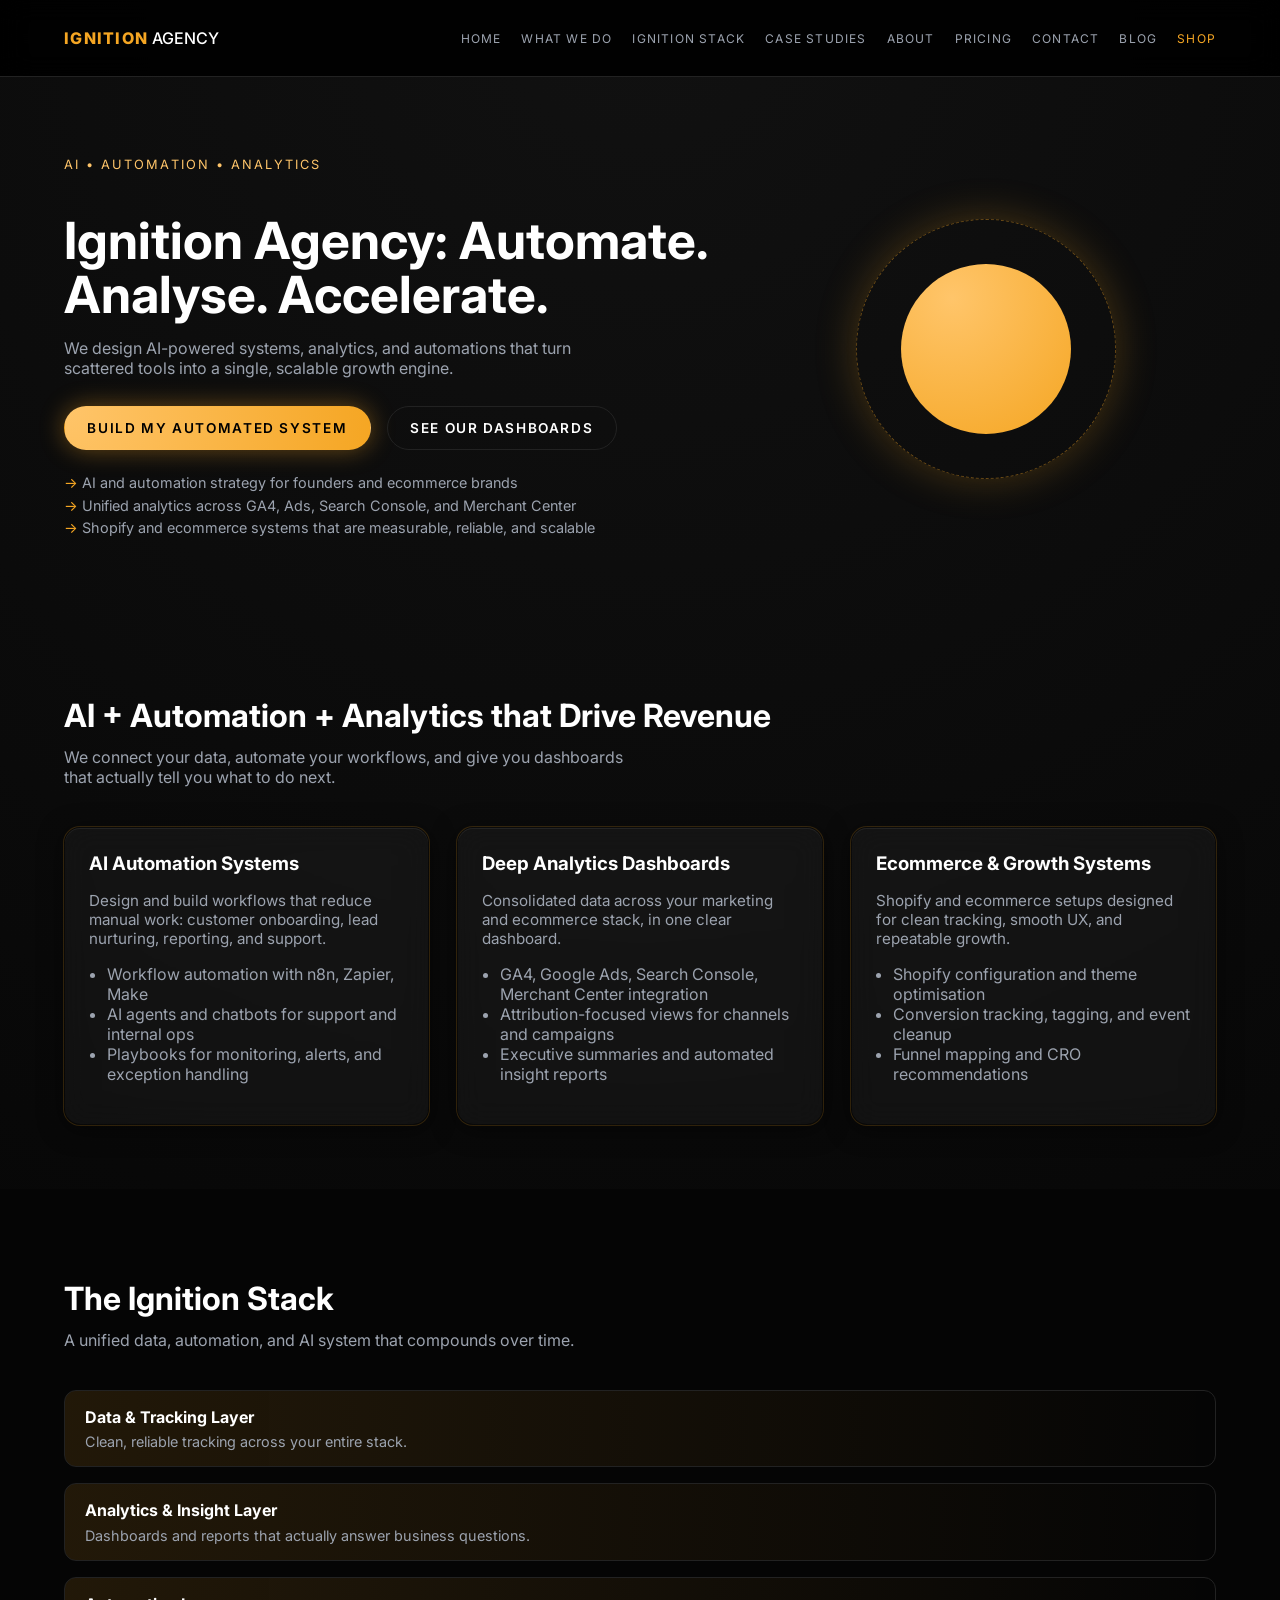
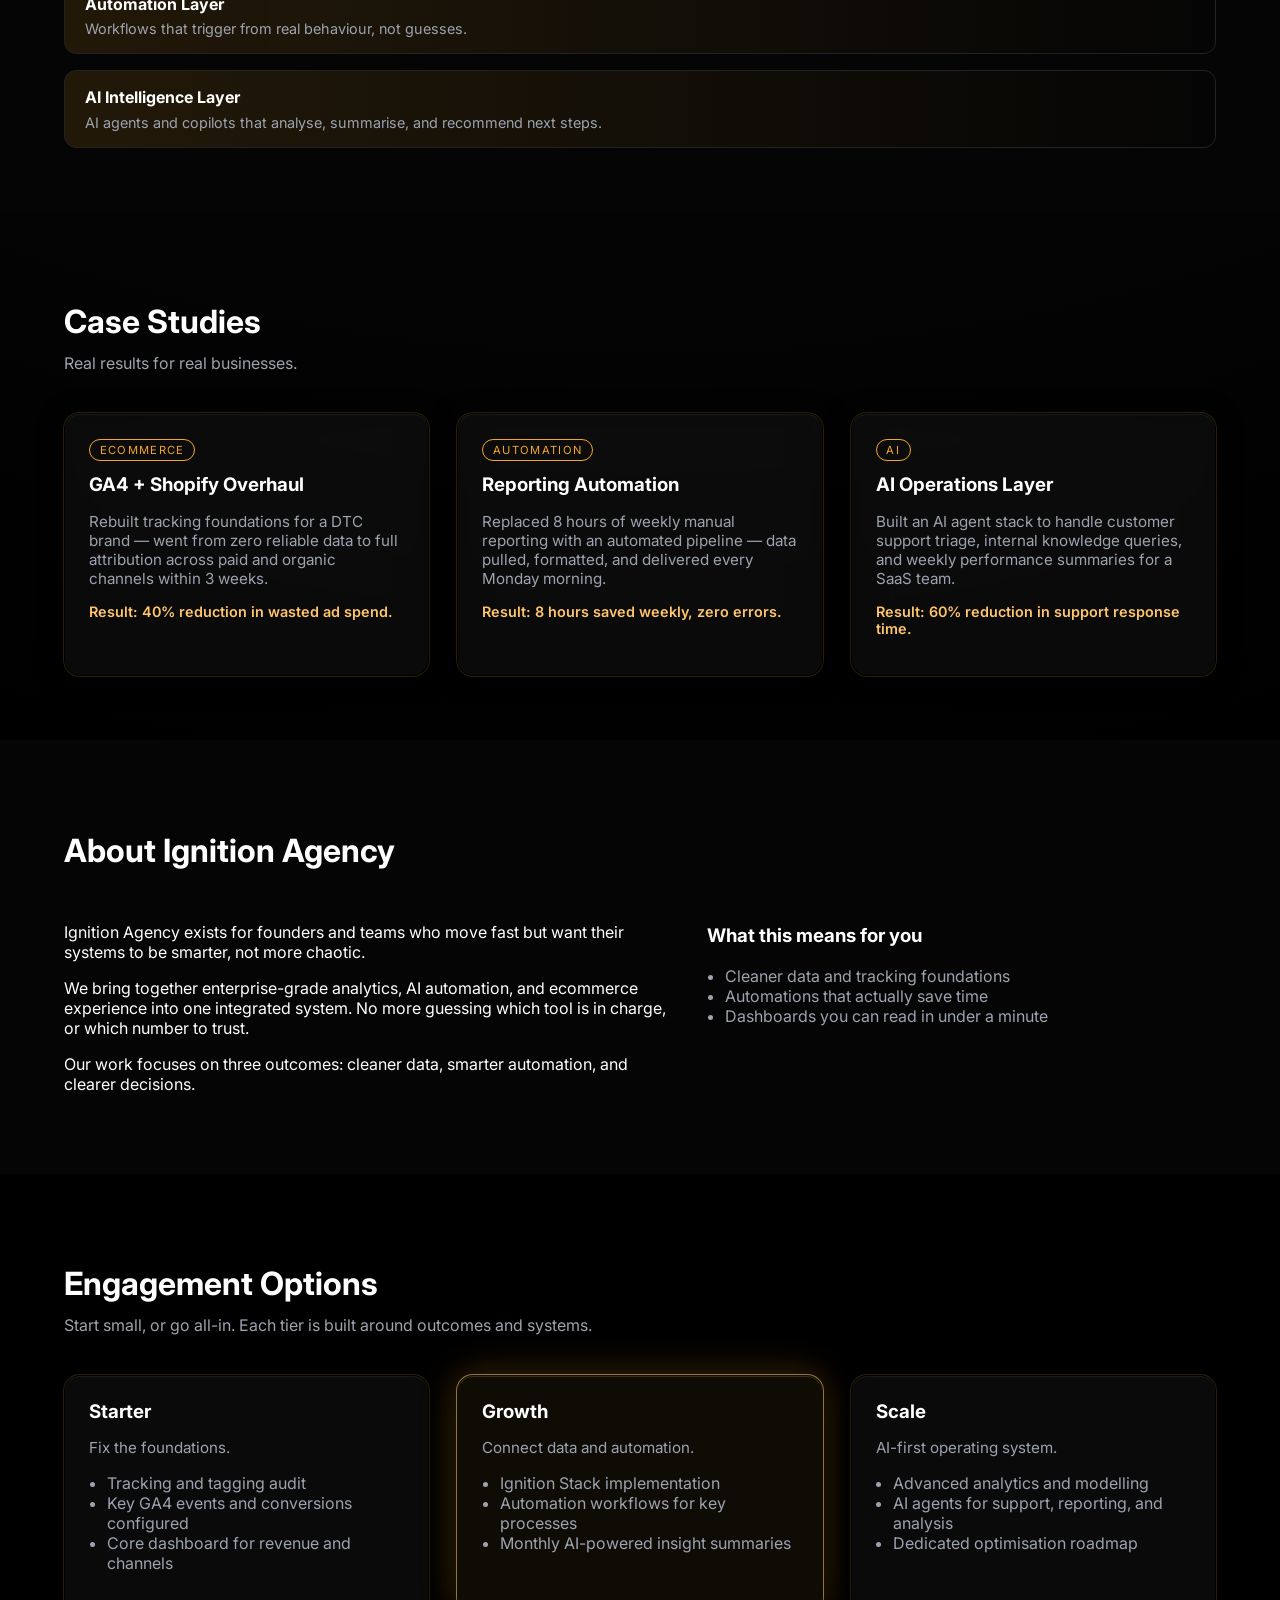
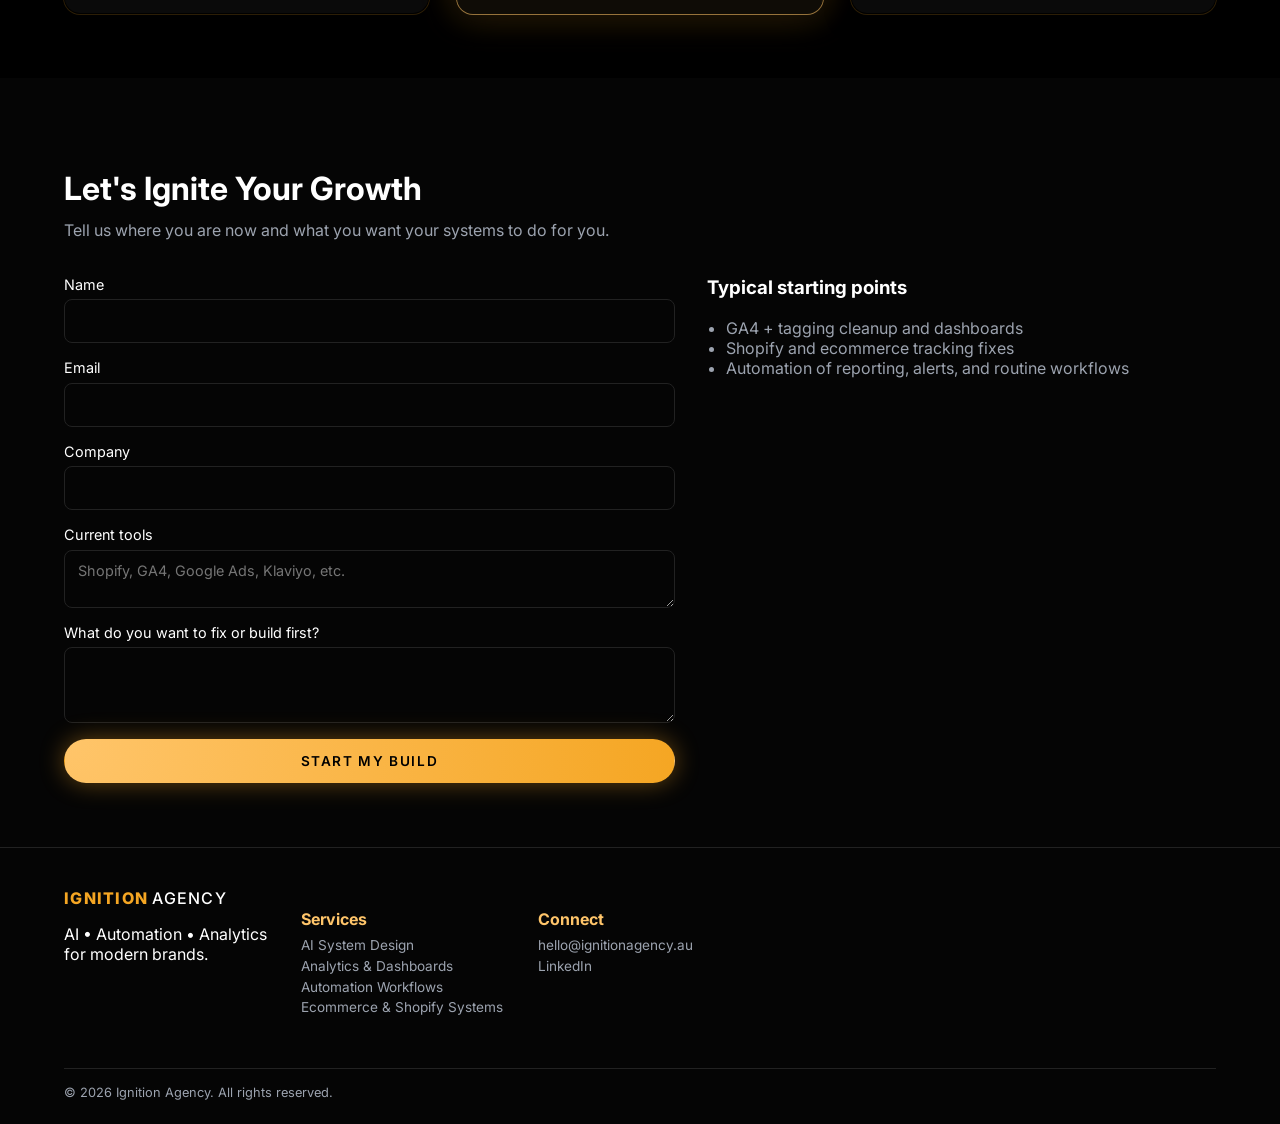
<file: public/index.html>
<!DOCTYPE html>
<html lang="en">
<head>
  <meta charset="UTF-8" />
  <title>Ignition Agency | AI Automation & Analytics for Founders</title>
  <meta name="viewport" content="width=device-width, initial-scale=1" />
  <meta name="description" content="Ignition Agency builds AI-powered automation, analytics, and ecommerce systems so founders can automate operations, see their data clearly, and scale faster." />
  <link rel="preconnect" href="https://fonts.googleapis.com">
  <link rel="preconnect" href="https://fonts.gstatic.com" crossorigin>
  <link href="https://fonts.googleapis.com/css2?family=Inter:wght@400;600;800&display=swap" rel="stylesheet">
  <link rel="stylesheet" href="style.css" />
  <!-- Google tag (gtag.js) -->
  <script async src="https://www.googletagmanager.com/gtag/js?id=G-KQ9K6GL853"></script>
  <script>
    window.dataLayer = window.dataLayer || [];
    function gtag(){dataLayer.push(arguments);}
    gtag('js', new Date());
    gtag('config', 'G-KQ9K6GL853');
  </script>
  <link rel="canonical" href="https://ignitionagency.au/" />
  <meta property="og:type" content="website" />
  <meta property="og:url" content="https://ignitionagency.au/" />
  <meta property="og:title" content="Ignition Agency | AI Automation & Analytics for Founders" />
  <meta property="og:description" content="Ignition Agency builds AI-powered automation, analytics, and ecommerce systems so founders can automate operations, see their data clearly, and scale faster." />
  <meta property="og:image" content="https://ignitionagency.au/assets/og-image.png" />
  <meta name="twitter:card" content="summary_large_image" />
  <meta name="twitter:title" content="Ignition Agency | AI Automation & Analytics for Founders" />
  <meta name="twitter:description" content="Ignition Agency builds AI-powered automation, analytics, and ecommerce systems so founders can automate operations, see their data clearly, and scale faster." />
  <meta name="twitter:image" content="https://ignitionagency.au/assets/og-image.png" />
  <script type="application/ld+json">
  {
    "@context": "https://schema.org",
    "@type": "ProfessionalService",
    "name": "Ignition Agency",
    "url": "https://ignitionagency.au",
    "description": "AI-powered automation, analytics, and ecommerce systems for founders and SMBs in Australia.",
    "areaServed": "AU",
    "serviceType": ["AI Automation", "Analytics", "Ecommerce Systems"]
  }
  </script>
</head>
<body>
  <header class="nav">
    <div class="nav-left">
      <span class="logo-text">IGNITION</span><span class="logo-sub">AGENCY</span>
    </div>
    <nav class="nav-links" id="nav-links">
      <a href="#hero" onclick="closeMenu()">Home</a>
      <a href="#services" onclick="closeMenu()">What We Do</a>
      <a href="#stack" onclick="closeMenu()">Ignition Stack</a>
      <a href="#case-studies" onclick="closeMenu()">Case Studies</a>
      <a href="#about" onclick="closeMenu()">About</a>
      <a href="#pricing" onclick="closeMenu()">Pricing</a>
      <a href="#contact" onclick="closeMenu()">Contact</a>
      <a href="blog.html" onclick="closeMenu()">Blog</a>
      <a href="shop.html" onclick="closeMenu()" style="color: var(--accent)">Shop</a>
    </nav>
    <button class="hamburger" id="hamburger" aria-label="Toggle menu" onclick="toggleMenu()">
      <span></span>
      <span></span>
      <span></span>
    </button>
  </header>

  <main>
    <!-- HERO -->
    <section id="hero" class="hero">
      <div class="hero-content">
        <div class="eyebrow">AI • AUTOMATION • ANALYTICS</div>
        <h1>Ignition Agency: Automate. Analyse. Accelerate.</h1>
        <p class="hero-sub">
          We design AI-powered systems, analytics, and automations that turn scattered tools into a single, scalable growth engine.
        </p>
        <div class="hero-cta">
          <a href="#contact" class="btn btn-primary">Build My Automated System</a>
          <a href="#stack" class="btn btn-outline">See Our Dashboards</a>
        </div>
        <ul class="hero-bullets">
          <li>AI and automation strategy for founders and ecommerce brands</li>
          <li>Unified analytics across GA4, Ads, Search Console, and Merchant Center</li>
          <li>Shopify and ecommerce systems that are measurable, reliable, and scalable</li>
        </ul>
      </div>
      <div class="hero-visual">
        <div class="astro-orbit">
          <div class="astro-circle"></div>
        </div>
      </div>
    </section>

    <!-- WHAT WE DO -->
    <section id="services" class="section">
      <h2>AI + Automation + Analytics that Drive Revenue</h2>
      <p class="section-sub">
        We connect your data, automate your workflows, and give you dashboards that actually tell you what to do next.
      </p>
      <div class="grid-3">
        <article class="card">
          <h3>AI Automation Systems</h3>
          <p>Design and build workflows that reduce manual work: customer onboarding, lead nurturing, reporting, and support.</p>
          <ul>
            <li>Workflow automation with n8n, Zapier, Make</li>
            <li>AI agents and chatbots for support and internal ops</li>
            <li>Playbooks for monitoring, alerts, and exception handling</li>
          </ul>
        </article>
        <article class="card">
          <h3>Deep Analytics Dashboards</h3>
          <p>Consolidated data across your marketing and ecommerce stack, in one clear dashboard.</p>
          <ul>
            <li>GA4, Google Ads, Search Console, Merchant Center integration</li>
            <li>Attribution-focused views for channels and campaigns</li>
            <li>Executive summaries and automated insight reports</li>
          </ul>
        </article>
        <article class="card">
          <h3>Ecommerce &amp; Growth Systems</h3>
          <p>Shopify and ecommerce setups designed for clean tracking, smooth UX, and repeatable growth.</p>
          <ul>
            <li>Shopify configuration and theme optimisation</li>
            <li>Conversion tracking, tagging, and event cleanup</li>
            <li>Funnel mapping and CRO recommendations</li>
          </ul>
        </article>
      </div>
    </section>

    <!-- STACK -->
    <section id="stack" class="section section-alt">
      <h2>The Ignition Stack</h2>
      <p class="section-sub">A unified data, automation, and AI system that compounds over time.</p>
      <div class="stack-grid">
        <div class="stack-layer">
          <h3>Data &amp; Tracking Layer</h3>
          <p>Clean, reliable tracking across your entire stack.</p>
        </div>
        <div class="stack-layer">
          <h3>Analytics &amp; Insight Layer</h3>
          <p>Dashboards and reports that actually answer business questions.</p>
        </div>
        <div class="stack-layer">
          <h3>Automation Layer</h3>
          <p>Workflows that trigger from real behaviour, not guesses.</p>
        </div>
        <div class="stack-layer">
          <h3>AI Intelligence Layer</h3>
          <p>AI agents and copilots that analyse, summarise, and recommend next steps.</p>
        </div>
      </div>
    </section>

    <!-- CASE STUDIES -->
    <section id="case-studies" class="section">
      <h2>Case Studies</h2>
      <p class="section-sub">Real results for real businesses.</p>
      <div class="grid-3">
        <article class="card">
          <div class="case-tag">Ecommerce</div>
          <h3>GA4 + Shopify Overhaul</h3>
          <p>Rebuilt tracking foundations for a DTC brand — went from zero reliable data to full attribution across paid and organic channels within 3 weeks.</p>
          <p class="case-result">Result: 40% reduction in wasted ad spend.</p>
        </article>
        <article class="card">
          <div class="case-tag">Automation</div>
          <h3>Reporting Automation</h3>
          <p>Replaced 8 hours of weekly manual reporting with an automated pipeline — data pulled, formatted, and delivered every Monday morning.</p>
          <p class="case-result">Result: 8 hours saved weekly, zero errors.</p>
        </article>
        <article class="card">
          <div class="case-tag">AI</div>
          <h3>AI Operations Layer</h3>
          <p>Built an AI agent stack to handle customer support triage, internal knowledge queries, and weekly performance summaries for a SaaS team.</p>
          <p class="case-result">Result: 60% reduction in support response time.</p>
        </article>
      </div>
    </section>

    <!-- ABOUT -->
    <section id="about" class="section section-alt">
      <h2>About Ignition Agency</h2>
      <div class="split">
        <div>
          <p>Ignition Agency exists for founders and teams who move fast but want their systems to be smarter, not more chaotic.</p>
          <p>We bring together enterprise-grade analytics, AI automation, and ecommerce experience into one integrated system. No more guessing which tool is in charge, or which number to trust.</p>
          <p>Our work focuses on three outcomes: cleaner data, smarter automation, and clearer decisions.</p>
        </div>
        <div class="about-highlights">
          <h3>What this means for you</h3>
          <ul>
            <li>Cleaner data and tracking foundations</li>
            <li>Automations that actually save time</li>
            <li>Dashboards you can read in under a minute</li>
          </ul>
        </div>
      </div>
    </section>

    <!-- PRICING -->
    <section id="pricing" class="section">
      <h2>Engagement Options</h2>
      <p class="section-sub">Start small, or go all-in. Each tier is built around outcomes and systems.</p>
      <div class="pricing-grid">
        <div class="card">
          <h3>Starter</h3>
          <p class="tagline">Fix the foundations.</p>
          <ul>
            <li>Tracking and tagging audit</li>
            <li>Key GA4 events and conversions configured</li>
            <li>Core dashboard for revenue and channels</li>
          </ul>
        </div>
        <div class="card card-highlight">
          <h3>Growth</h3>
          <p class="tagline">Connect data and automation.</p>
          <ul>
            <li>Ignition Stack implementation</li>
            <li>Automation workflows for key processes</li>
            <li>Monthly AI-powered insight summaries</li>
          </ul>
        </div>
        <div class="card">
          <h3>Scale</h3>
          <p class="tagline">AI-first operating system.</p>
          <ul>
            <li>Advanced analytics and modelling</li>
            <li>AI agents for support, reporting, and analysis</li>
            <li>Dedicated optimisation roadmap</li>
          </ul>
        </div>
      </div>
    </section>

    <!-- CONTACT -->
    <section id="contact" class="section section-alt">
      <h2>Let's Ignite Your Growth</h2>
      <p class="section-sub">Tell us where you are now and what you want your systems to do for you.</p>
      <div class="split">
        <!-- Formspree: replace YOUR_FORM_ID with your Formspree form id at formspree.io -->
        <form class="contact-form" action="https://formspree.io/f/YOUR_FORM_ID" method="POST">
          <label>
            Name
            <input type="text" name="name" required />
          </label>
          <label>
            Email
            <input type="email" name="email" required />
          </label>
          <label>
            Company
            <input type="text" name="company" />
          </label>
          <label>
            Current tools
            <textarea name="currentStack" rows="2" placeholder="Shopify, GA4, Google Ads, Klaviyo, etc."></textarea>
          </label>
          <label>
            What do you want to fix or build first?
            <textarea name="mainGoal" rows="3" required></textarea>
          </label>
          <button type="submit" class="btn btn-primary">Start My Build</button>
        </form>
        <div class="contact-side">
          <h3>Typical starting points</h3>
          <ul>
            <li>GA4 + tagging cleanup and dashboards</li>
            <li>Shopify and ecommerce tracking fixes</li>
            <li>Automation of reporting, alerts, and routine workflows</li>
          </ul>
        </div>
      </div>
    </section>
  </main>

  <footer class="footer">
    <div class="footer-col">
      <div class="logo-text">IGNITION<span class="logo-sub">AGENCY</span></div>
      <p>AI • Automation • Analytics for modern brands.</p>
    </div>
    <div class="footer-col">
      <h4>Services</h4>
      <ul>
        <li>AI System Design</li>
        <li>Analytics &amp; Dashboards</li>
        <li>Automation Workflows</li>
        <li>Ecommerce &amp; Shopify Systems</li>
      </ul>
    </div>
    <div class="footer-col">
      <h4>Connect</h4>
      <ul>
        <li><a href="mailto:hello@ignitionagency.au">hello@ignitionagency.au</a></li>
        <li><a href="https://linkedin.com/company/ignitionagency" target="_blank">LinkedIn</a></li>
      </ul>
    </div>
    <div class="footer-bottom">
      © 2026 Ignition Agency. All rights reserved.
    </div>
  </footer>

  <script>
    function toggleMenu() {
      const nav = document.getElementById('nav-links');
      const btn = document.getElementById('hamburger');
      nav.classList.toggle('open');
      btn.classList.toggle('active');
    }
    function closeMenu() {
      document.getElementById('nav-links').classList.remove('open');
      document.getElementById('hamburger').classList.remove('active');
    }
  </script>
</body>
</html>
</file>
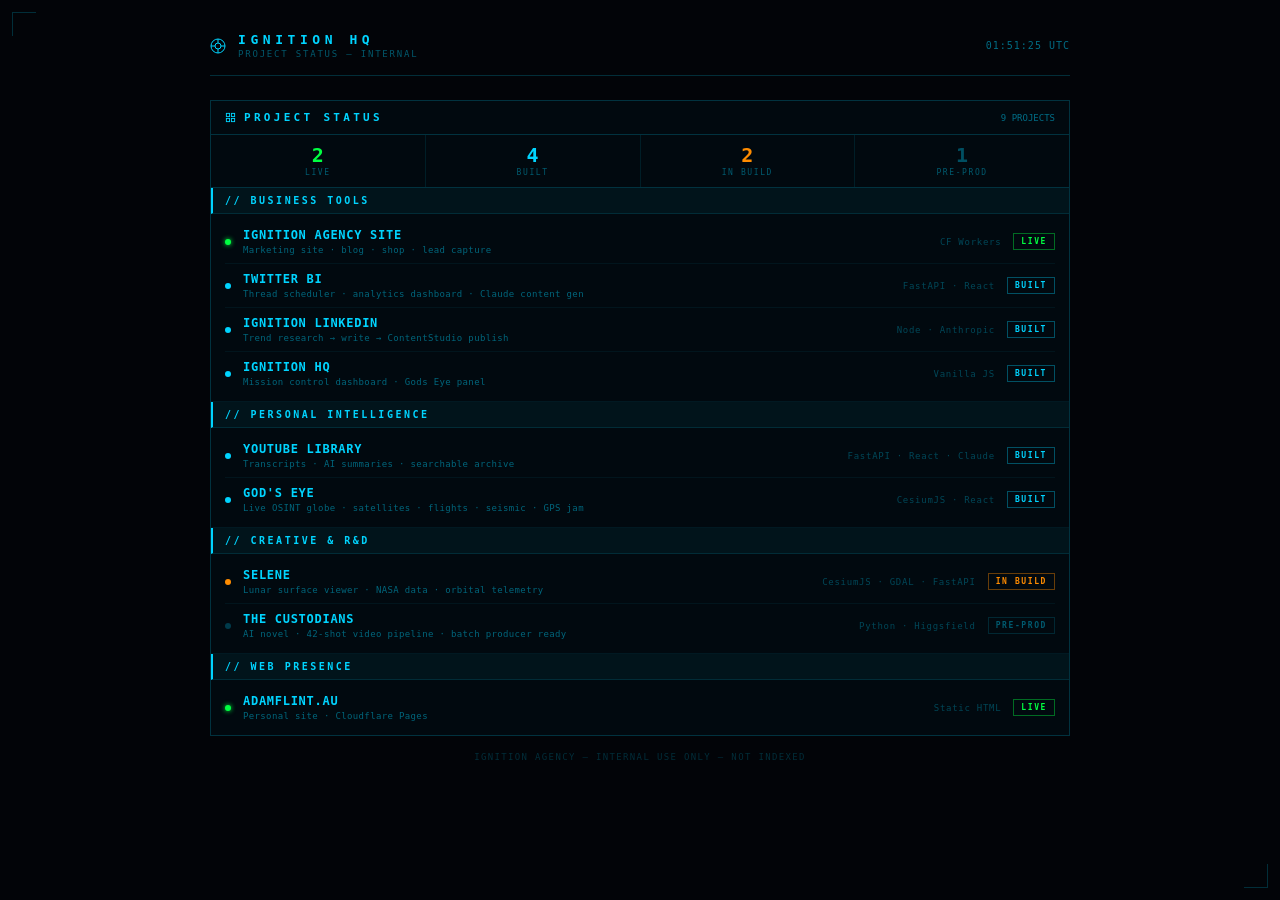
<file: status.html>
<!DOCTYPE html>
<html lang="en">
<head>
  <meta charset="UTF-8" />
  <meta name="viewport" content="width=device-width, initial-scale=1.0" />
  <title>Ignition HQ — Project Status</title>
  <meta name="robots" content="noindex, nofollow" />
  <style>
    :root {
      --accent-green:  #00ff41;
      --accent-cyan:   #00d4ff;
      --accent-red:    #ff3b3b;
      --accent-orange: #ff8c00;
      --bg-dark:       #020408;
      --bg-panel:      rgba(2, 10, 16, 0.96);
      --border-dim:    rgba(0, 212, 255, 0.2);
      --font-mono:     'JetBrains Mono', ui-monospace, Consolas, monospace;
    }

    *, *::before, *::after { box-sizing: border-box; }

    html, body {
      margin: 0; padding: 0;
      width: 100%; min-height: 100vh;
      background: var(--bg-dark);
      font-family: var(--font-mono);
      color: var(--accent-cyan);
    }

    body {
      display: flex;
      flex-direction: column;
      align-items: center;
      padding: 32px 16px;
      gap: 0;
    }

    /* ── Header ── */
    .site-header {
      width: 100%; max-width: 860px;
      display: flex; align-items: center; gap: 12px;
      padding-bottom: 16px;
      border-bottom: 1px solid var(--border-dim);
      margin-bottom: 24px;
    }

    .site-title    { font-size: 13px; letter-spacing: 0.35em; font-weight: 700; color: var(--accent-cyan); }
    .site-subtitle { font-size: 9px; letter-spacing: 0.2em; color: rgba(0, 212, 255, 0.4); margin-top: 2px; }

    .utc-clock {
      margin-left: auto;
      font-size: 10px; letter-spacing: 0.1em;
      color: rgba(0, 212, 255, 0.5);
    }

    /* ── Panel ── */
    .hud-panel {
      width: 100%; max-width: 860px;
      background: var(--bg-panel);
      border: 1px solid var(--border-dim);
    }

    .panel-header {
      display: flex; align-items: center; gap: 8px;
      padding: 10px 14px;
      border-bottom: 1px solid var(--border-dim);
    }

    .panel-header-title  { font-size: 11px; letter-spacing: 0.3em; font-weight: 700; color: var(--accent-cyan); }
    .panel-header-badge  { margin-left: auto; font-size: 9px; color: rgba(0, 212, 255, 0.5); }

    /* ── Summary bar ── */
    .summary-bar {
      display: flex;
      border-bottom: 1px solid var(--border-dim);
    }

    .summary-stat {
      flex: 1; text-align: center;
      padding: 10px 4px;
      border-right: 1px solid rgba(0, 212, 255, 0.1);
    }
    .summary-stat:last-child { border-right: none; }

    .summary-num   { font-size: 20px; font-weight: 700; color: var(--accent-cyan); line-height: 1; }
    .summary-num.green  { color: var(--accent-green); }
    .summary-num.orange { color: var(--accent-orange); }
    .summary-num.dim    { color: rgba(0, 212, 255, 0.35); }
    .summary-label { font-size: 8px; letter-spacing: 0.2em; color: rgba(0, 212, 255, 0.4); margin-top: 3px; }

    /* ── Group divider ── */
    .group-divider {
      padding: 7px 14px 7px 12px;
      font-size: 10px; letter-spacing: 0.25em; font-weight: 700;
      color: var(--accent-cyan);
      border-left: 2px solid var(--accent-cyan);
      border-bottom: 1px solid rgba(0, 212, 255, 0.12);
      background: rgba(0, 212, 255, 0.05);
    }

    /* ── Section ── */
    .panel-section {
      padding: 6px 14px;
      border-bottom: 1px solid rgba(0, 212, 255, 0.08);
    }
    .panel-section:last-child { border-bottom: none; }

    /* ── Project row ── */
    .project-row {
      display: grid;
      grid-template-columns: 6px 1fr auto auto;
      align-items: center;
      gap: 12px;
      padding: 8px 0;
      border-bottom: 1px solid rgba(0, 212, 255, 0.06);
    }
    .project-row:last-child { border-bottom: none; }

    .proj-dot { width: 6px; height: 6px; border-radius: 50%; flex-shrink: 0; }
    .proj-dot.live    { background: var(--accent-green); box-shadow: 0 0 5px var(--accent-green); }
    .proj-dot.built   { background: var(--accent-cyan); }
    .proj-dot.build   { background: var(--accent-orange); animation: pulse 2s ease-in-out infinite; }
    .proj-dot.preprod { background: rgba(0, 212, 255, 0.25); }

    @keyframes pulse { 0%,100%{opacity:1} 50%{opacity:0.35} }

    .proj-name { font-size: 12px; font-weight: 700; letter-spacing: 0.06em; color: var(--accent-cyan); }
    .proj-desc { font-size: 9px; color: rgba(0, 212, 255, 0.45); margin-top: 3px; letter-spacing: 0.04em; }

    .stack-tag { font-size: 9px; color: rgba(0, 212, 255, 0.3); letter-spacing: 0.08em; white-space: nowrap; }

    .status-badge {
      font-size: 8px; letter-spacing: 0.2em; font-weight: 700;
      padding: 3px 7px; border: 1px solid; white-space: nowrap;
    }
    .status-badge.live    { color: var(--accent-green);  border-color: rgba(0, 255, 65, 0.4); }
    .status-badge.built   { color: var(--accent-cyan);   border-color: rgba(0, 212, 255, 0.35); }
    .status-badge.build   { color: var(--accent-orange); border-color: rgba(255, 140, 0, 0.4); }
    .status-badge.preprod { color: rgba(0, 212, 255, 0.4); border-color: rgba(0, 212, 255, 0.15); }

    /* ── Footer ── */
    .hud-footer {
      width: 100%; max-width: 860px;
      margin-top: 16px;
      font-size: 9px; letter-spacing: 0.15em;
      color: rgba(0, 212, 255, 0.2);
      text-align: center;
    }

    /* ── Corner decoration ── */
    .corner-tl, .corner-br { position: fixed; width: 24px; height: 24px; pointer-events: none; opacity: 0.2; }
    .corner-tl { top: 12px; left: 12px; border-top: 1px solid var(--accent-cyan); border-left: 1px solid var(--accent-cyan); }
    .corner-br { bottom: 12px; right: 12px; border-bottom: 1px solid var(--accent-cyan); border-right: 1px solid var(--accent-cyan); }
  </style>
</head>
<body>

  <div class="corner-tl"></div>
  <div class="corner-br"></div>

  <header class="site-header">
    <svg width="16" height="16" viewBox="0 0 16 16" fill="none" xmlns="http://www.w3.org/2000/svg">
      <circle cx="8" cy="8" r="7" stroke="#00d4ff" stroke-width="1"/>
      <circle cx="8" cy="8" r="3" stroke="#00d4ff" stroke-width="1"/>
      <line x1="8" y1="1" x2="8" y2="5" stroke="#00d4ff" stroke-width="1"/>
      <line x1="8" y1="11" x2="8" y2="15" stroke="#00d4ff" stroke-width="1"/>
      <line x1="1" y1="8" x2="5" y2="8" stroke="#00d4ff" stroke-width="1"/>
      <line x1="11" y1="8" x2="15" y2="8" stroke="#00d4ff" stroke-width="1"/>
    </svg>
    <div>
      <div class="site-title">IGNITION HQ</div>
      <div class="site-subtitle">PROJECT STATUS — INTERNAL</div>
    </div>
    <div class="utc-clock" id="utcClock">--:--:-- UTC</div>
  </header>

  <div class="hud-panel">

    <div class="panel-header">
      <svg width="11" height="11" viewBox="0 0 24 24" fill="none" stroke="#00d4ff" stroke-width="2">
        <rect x="3" y="3" width="7" height="7"/><rect x="14" y="3" width="7" height="7"/>
        <rect x="14" y="14" width="7" height="7"/><rect x="3" y="14" width="7" height="7"/>
      </svg>
      <span class="panel-header-title">PROJECT STATUS</span>
      <span class="panel-header-badge" id="lastUpdated">9 PROJECTS</span>
    </div>

    <div class="summary-bar">
      <div class="summary-stat">
        <div class="summary-num green">2</div>
        <div class="summary-label">LIVE</div>
      </div>
      <div class="summary-stat">
        <div class="summary-num">4</div>
        <div class="summary-label">BUILT</div>
      </div>
      <div class="summary-stat">
        <div class="summary-num orange">2</div>
        <div class="summary-label">IN BUILD</div>
      </div>
      <div class="summary-stat">
        <div class="summary-num dim">1</div>
        <div class="summary-label">PRE-PROD</div>
      </div>
    </div>

    <!-- Business Tools -->
    <div class="group-divider">// BUSINESS TOOLS</div>
    <div class="panel-section">
      <div class="project-row">
        <div class="proj-dot live"></div>
        <div><div class="proj-name">IGNITION AGENCY SITE</div><div class="proj-desc">Marketing site · blog · shop · lead capture</div></div>
        <div class="stack-tag">CF Workers</div>
        <div class="status-badge live">LIVE</div>
      </div>
      <div class="project-row">
        <div class="proj-dot built"></div>
        <div><div class="proj-name">TWITTER BI</div><div class="proj-desc">Thread scheduler · analytics dashboard · Claude content gen</div></div>
        <div class="stack-tag">FastAPI · React</div>
        <div class="status-badge built">BUILT</div>
      </div>
      <div class="project-row">
        <div class="proj-dot built"></div>
        <div><div class="proj-name">IGNITION LINKEDIN</div><div class="proj-desc">Trend research → write → ContentStudio publish</div></div>
        <div class="stack-tag">Node · Anthropic</div>
        <div class="status-badge built">BUILT</div>
      </div>
      <div class="project-row">
        <div class="proj-dot built"></div>
        <div><div class="proj-name">IGNITION HQ</div><div class="proj-desc">Mission control dashboard · Gods Eye panel</div></div>
        <div class="stack-tag">Vanilla JS</div>
        <div class="status-badge built">BUILT</div>
      </div>
    </div>

    <!-- Personal Intelligence -->
    <div class="group-divider">// PERSONAL INTELLIGENCE</div>
    <div class="panel-section">
      <div class="project-row">
        <div class="proj-dot built"></div>
        <div><div class="proj-name">YOUTUBE LIBRARY</div><div class="proj-desc">Transcripts · AI summaries · searchable archive</div></div>
        <div class="stack-tag">FastAPI · React · Claude</div>
        <div class="status-badge built">BUILT</div>
      </div>
      <div class="project-row">
        <div class="proj-dot built"></div>
        <div><div class="proj-name">GOD'S EYE</div><div class="proj-desc">Live OSINT globe · satellites · flights · seismic · GPS jam</div></div>
        <div class="stack-tag">CesiumJS · React</div>
        <div class="status-badge built">BUILT</div>
      </div>
    </div>

    <!-- Creative & R&D -->
    <div class="group-divider">// CREATIVE &amp; R&amp;D</div>
    <div class="panel-section">
      <div class="project-row">
        <div class="proj-dot build"></div>
        <div><div class="proj-name">SELENE</div><div class="proj-desc">Lunar surface viewer · NASA data · orbital telemetry</div></div>
        <div class="stack-tag">CesiumJS · GDAL · FastAPI</div>
        <div class="status-badge build">IN BUILD</div>
      </div>
      <div class="project-row">
        <div class="proj-dot preprod"></div>
        <div><div class="proj-name">THE CUSTODIANS</div><div class="proj-desc">AI novel · 42-shot video pipeline · batch producer ready</div></div>
        <div class="stack-tag">Python · Higgsfield</div>
        <div class="status-badge preprod">PRE-PROD</div>
      </div>
    </div>

    <!-- Web Presence -->
    <div class="group-divider">// WEB PRESENCE</div>
    <div class="panel-section">
      <div class="project-row">
        <div class="proj-dot live"></div>
        <div><div class="proj-name">ADAMFLINT.AU</div><div class="proj-desc">Personal site · Cloudflare Pages</div></div>
        <div class="stack-tag">Static HTML</div>
        <div class="status-badge live">LIVE</div>
      </div>
    </div>

  </div>

  <div class="hud-footer">IGNITION AGENCY — INTERNAL USE ONLY — NOT INDEXED</div>

  <script>
    function updateClock() {
      const now = new Date()
      const pad = v => String(v).padStart(2, '0')
      document.getElementById('utcClock').textContent =
        pad(now.getUTCHours()) + ':' + pad(now.getUTCMinutes()) + ':' + pad(now.getUTCSeconds()) + ' UTC'
    }
    updateClock()
    setInterval(updateClock, 1000)
  </script>
</body>
</html>
</file>
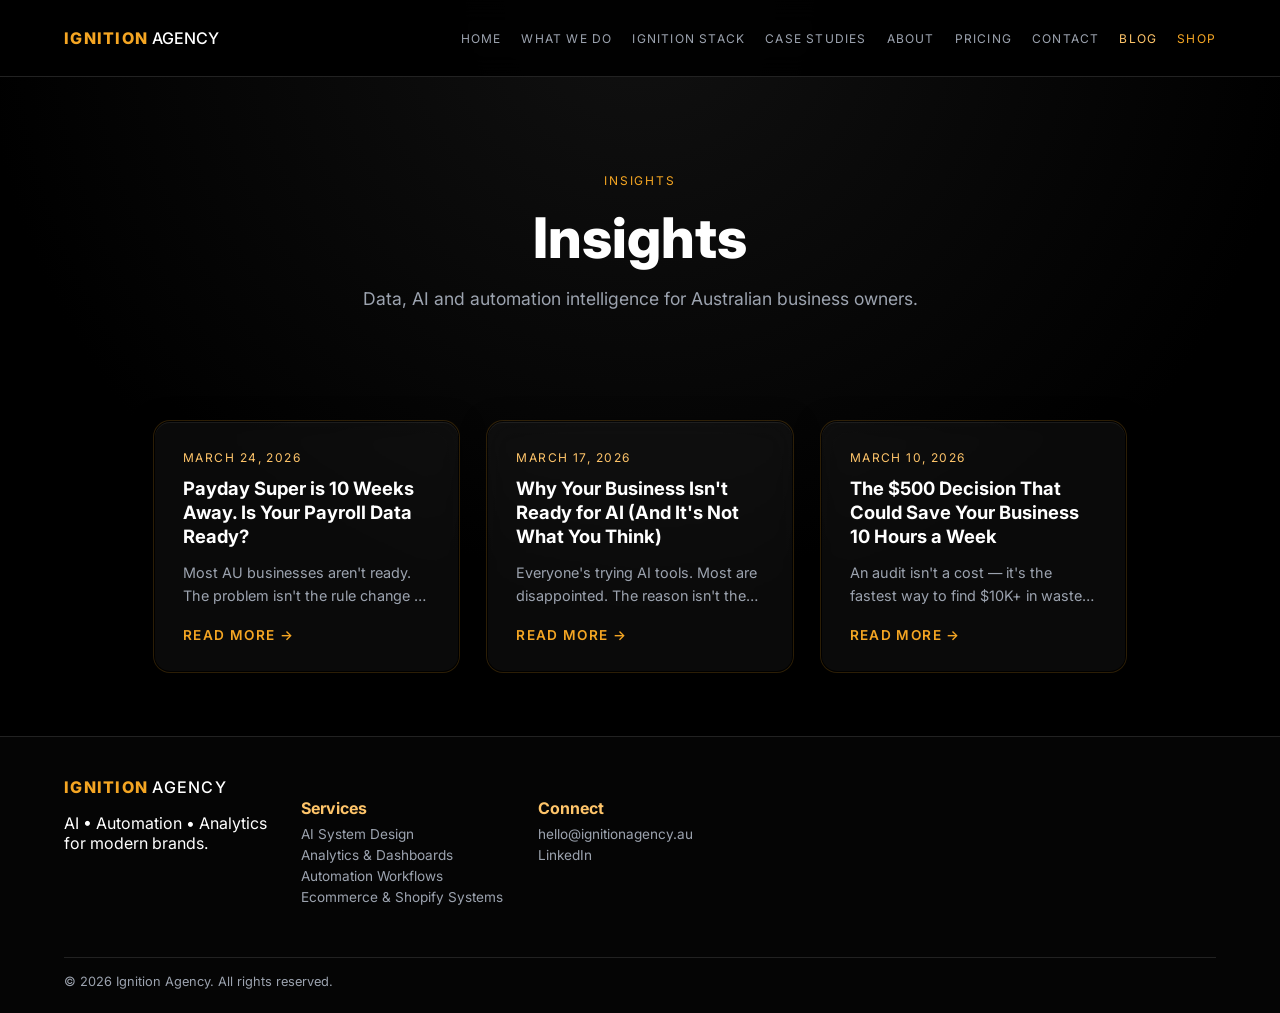
<file: public/blog.html>
<!DOCTYPE html>
<html lang="en">
<head>
  <meta charset="UTF-8" />
  <title>AI & Automation Insights for Australian Business | Ignition Agency</title>
  <meta name="viewport" content="width=device-width, initial-scale=1" />
  <meta name="description" content="Data, AI and automation intelligence for Australian business owners. Practical insights from Ignition Agency." />
  <link rel="preconnect" href="https://fonts.googleapis.com">
  <link rel="preconnect" href="https://fonts.gstatic.com" crossorigin>
  <link href="https://fonts.googleapis.com/css2?family=Inter:wght@400;600;800&display=swap" rel="stylesheet">
  <link rel="stylesheet" href="style.css" />
  <!-- Google tag (gtag.js) -->
  <script async src="https://www.googletagmanager.com/gtag/js?id=G-KQ9K6GL853"></script>
  <script>
    window.dataLayer = window.dataLayer || [];
    function gtag(){dataLayer.push(arguments);}
    gtag('js', new Date());
    gtag('config', 'G-KQ9K6GL853');
  </script>
  <link rel="canonical" href="https://ignitionagency.au/blog.html" />
  <meta property="og:type" content="website" />
  <meta property="og:url" content="https://ignitionagency.au/blog.html" />
  <meta property="og:title" content="AI & Automation Insights for Australian Business | Ignition Agency" />
  <meta property="og:description" content="Data, AI and automation intelligence for Australian business owners. Practical insights from Ignition Agency." />
  <meta property="og:image" content="https://ignitionagency.au/assets/og-image.png" />
  <meta name="twitter:card" content="summary_large_image" />
  <meta name="twitter:title" content="AI & Automation Insights for Australian Business | Ignition Agency" />
  <meta name="twitter:description" content="Data, AI and automation intelligence for Australian business owners. Practical insights from Ignition Agency." />
  <meta name="twitter:image" content="https://ignitionagency.au/assets/og-image.png" />
  <script type="application/ld+json">
  {
    "@context": "https://schema.org",
    "@type": "Blog",
    "name": "Ignition Agency Insights",
    "url": "https://ignitionagency.au/blog.html",
    "description": "Data, AI and automation intelligence for Australian business owners.",
    "publisher": {
      "@type": "Organization",
      "name": "Ignition Agency",
      "url": "https://ignitionagency.au"
    }
  }
  </script>
  <style>
    .blog-hero {
      padding: 6rem 5vw 3rem;
      text-align: center;
    }
    .blog-hero .eyebrow {
      color: var(--accent);
      font-size: 0.75rem;
      letter-spacing: 0.15em;
      text-transform: uppercase;
      margin-bottom: 1rem;
    }
    .blog-hero h1 {
      font-size: clamp(2rem, 5vw, 3.5rem);
      font-weight: 800;
      margin: 0 0 1rem;
    }
    .blog-hero p {
      color: var(--muted);
      font-size: 1.1rem;
      max-width: 560px;
      margin: 0 auto;
    }

    .blog-grid {
      display: grid;
      grid-template-columns: repeat(auto-fit, minmax(300px, 1fr));
      gap: 1.75rem;
      padding: 4rem 5vw;
      max-width: 1100px;
      margin: 0 auto;
    }

    .post-card {
      position: relative;
      overflow: hidden;
      border-radius: 1rem;
      padding: 1.75rem;
      background: rgba(255, 255, 255, 0.04);
      backdrop-filter: blur(14px);
      -webkit-backdrop-filter: blur(14px);
      border: 1px solid transparent;
      background-clip: padding-box;
      box-shadow:
        0 0 0 1px rgba(245, 166, 35, 0.18),
        0 4px 24px rgba(0, 0, 0, 0.55),
        inset 0 1px 0 rgba(255, 255, 255, 0.07);
      transition: transform 0.35s cubic-bezier(0.22, 0.61, 0.36, 1),
                  box-shadow 0.35s ease;
      display: flex;
      flex-direction: column;
    }

    .post-card:hover {
      transform: translateY(-5px);
      box-shadow:
        0 0 0 1px rgba(245, 166, 35, 0.38),
        0 12px 40px rgba(0, 0, 0, 0.6),
        0 0 28px rgba(245, 166, 35, 0.12),
        inset 0 1px 0 rgba(255, 255, 255, 0.12);
    }

    .post-date {
      font-size: 0.75rem;
      text-transform: uppercase;
      letter-spacing: 0.12em;
      color: var(--accent-soft);
      margin-bottom: 0.75rem;
    }

    .post-card h2 {
      font-size: 1.15rem;
      font-weight: 700;
      margin: 0 0 0.75rem;
      line-height: 1.3;
    }

    .post-excerpt {
      color: var(--muted);
      font-size: 0.9rem;
      line-height: 1.6;
      margin: 0 0 1.25rem;
      flex: 1;
      display: -webkit-box;
      -webkit-line-clamp: 2;
      -webkit-box-orient: vertical;
      overflow: hidden;
    }

    .read-more {
      display: inline-flex;
      align-items: center;
      gap: 0.35rem;
      color: var(--accent);
      font-size: 0.85rem;
      font-weight: 600;
      text-decoration: none;
      text-transform: uppercase;
      letter-spacing: 0.1em;
      transition: color 0.2s;
    }

    .read-more:hover {
      color: var(--accent-soft);
    }

    @media (max-width: 768px) {
      .blog-hero {
        padding: 4rem 5vw 2rem;
      }
      .blog-grid {
        padding: 2.5rem 5vw;
        grid-template-columns: 1fr;
      }
      .post-card:hover {
        transform: none;
      }
    }
  </style>
</head>
<body>
  <header class="nav">
    <div class="nav-left">
      <a href="index.html" style="text-decoration:none"><span class="logo-text">IGNITION</span><span class="logo-sub">AGENCY</span></a>
    </div>
    <nav class="nav-links" id="nav-links">
      <a href="index.html#hero" onclick="closeMenu()">Home</a>
      <a href="index.html#services" onclick="closeMenu()">What We Do</a>
      <a href="index.html#stack" onclick="closeMenu()">Ignition Stack</a>
      <a href="index.html#case-studies" onclick="closeMenu()">Case Studies</a>
      <a href="index.html#about" onclick="closeMenu()">About</a>
      <a href="index.html#pricing" onclick="closeMenu()">Pricing</a>
      <a href="index.html#contact" onclick="closeMenu()">Contact</a>
      <a href="blog.html" onclick="closeMenu()" style="color: var(--accent-soft)">Blog</a>
      <a href="shop.html" onclick="closeMenu()" style="color: var(--accent)">Shop</a>
    </nav>
    <button class="hamburger" id="hamburger" aria-label="Toggle menu" onclick="toggleMenu()">
      <span></span>
      <span></span>
      <span></span>
    </button>
  </header>

  <main>
    <section class="blog-hero">
      <div class="eyebrow">Insights</div>
      <h1>Insights</h1>
      <p>Data, AI and automation intelligence for Australian business owners.</p>
    </section>

    <div class="blog-grid">

      <article class="post-card">
        <div class="post-date">March 24, 2026</div>
        <h2>Payday Super is 10 Weeks Away. Is Your Payroll Data Ready?</h2>
        <p class="post-excerpt">Most AU businesses aren't ready. The problem isn't the rule change — it's that years of messy payroll data are about to create serious ATO exposure.</p>
        <a href="post-001.html" class="read-more">Read more →</a>
      </article>

      <article class="post-card">
        <div class="post-date">March 17, 2026</div>
        <h2>Why Your Business Isn't Ready for AI (And It's Not What You Think)</h2>
        <p class="post-excerpt">Everyone's trying AI tools. Most are disappointed. The reason isn't the AI — it's the data underneath it.</p>
        <a href="post-002.html" class="read-more">Read more →</a>
      </article>

      <article class="post-card">
        <div class="post-date">March 10, 2026</div>
        <h2>The $500 Decision That Could Save Your Business 10 Hours a Week</h2>
        <p class="post-excerpt">An audit isn't a cost — it's the fastest way to find $10K+ in waste and inefficiency hiding in plain sight inside your business.</p>
        <a href="post-003.html" class="read-more">Read more →</a>
      </article>

    </div>
  </main>

  <footer class="footer">
    <div class="footer-col">
      <div class="logo-text">IGNITION<span class="logo-sub">AGENCY</span></div>
      <p>AI • Automation • Analytics for modern brands.</p>
    </div>
    <div class="footer-col">
      <h4>Services</h4>
      <ul>
        <li>AI System Design</li>
        <li>Analytics &amp; Dashboards</li>
        <li>Automation Workflows</li>
        <li>Ecommerce &amp; Shopify Systems</li>
      </ul>
    </div>
    <div class="footer-col">
      <h4>Connect</h4>
      <ul>
        <li><a href="mailto:hello@ignitionagency.au">hello@ignitionagency.au</a></li>
        <li><a href="https://linkedin.com/company/ignitionagency" target="_blank">LinkedIn</a></li>
      </ul>
    </div>
    <div class="footer-bottom">
      © 2026 Ignition Agency. All rights reserved.
    </div>
  </footer>

  <script>
    function toggleMenu() {
      const nav = document.getElementById('nav-links');
      const btn = document.getElementById('hamburger');
      nav.classList.toggle('open');
      btn.classList.toggle('active');
    }
    function closeMenu() {
      document.getElementById('nav-links').classList.remove('open');
      document.getElementById('hamburger').classList.remove('active');
    }
  </script>
</body>
</html>
</file>
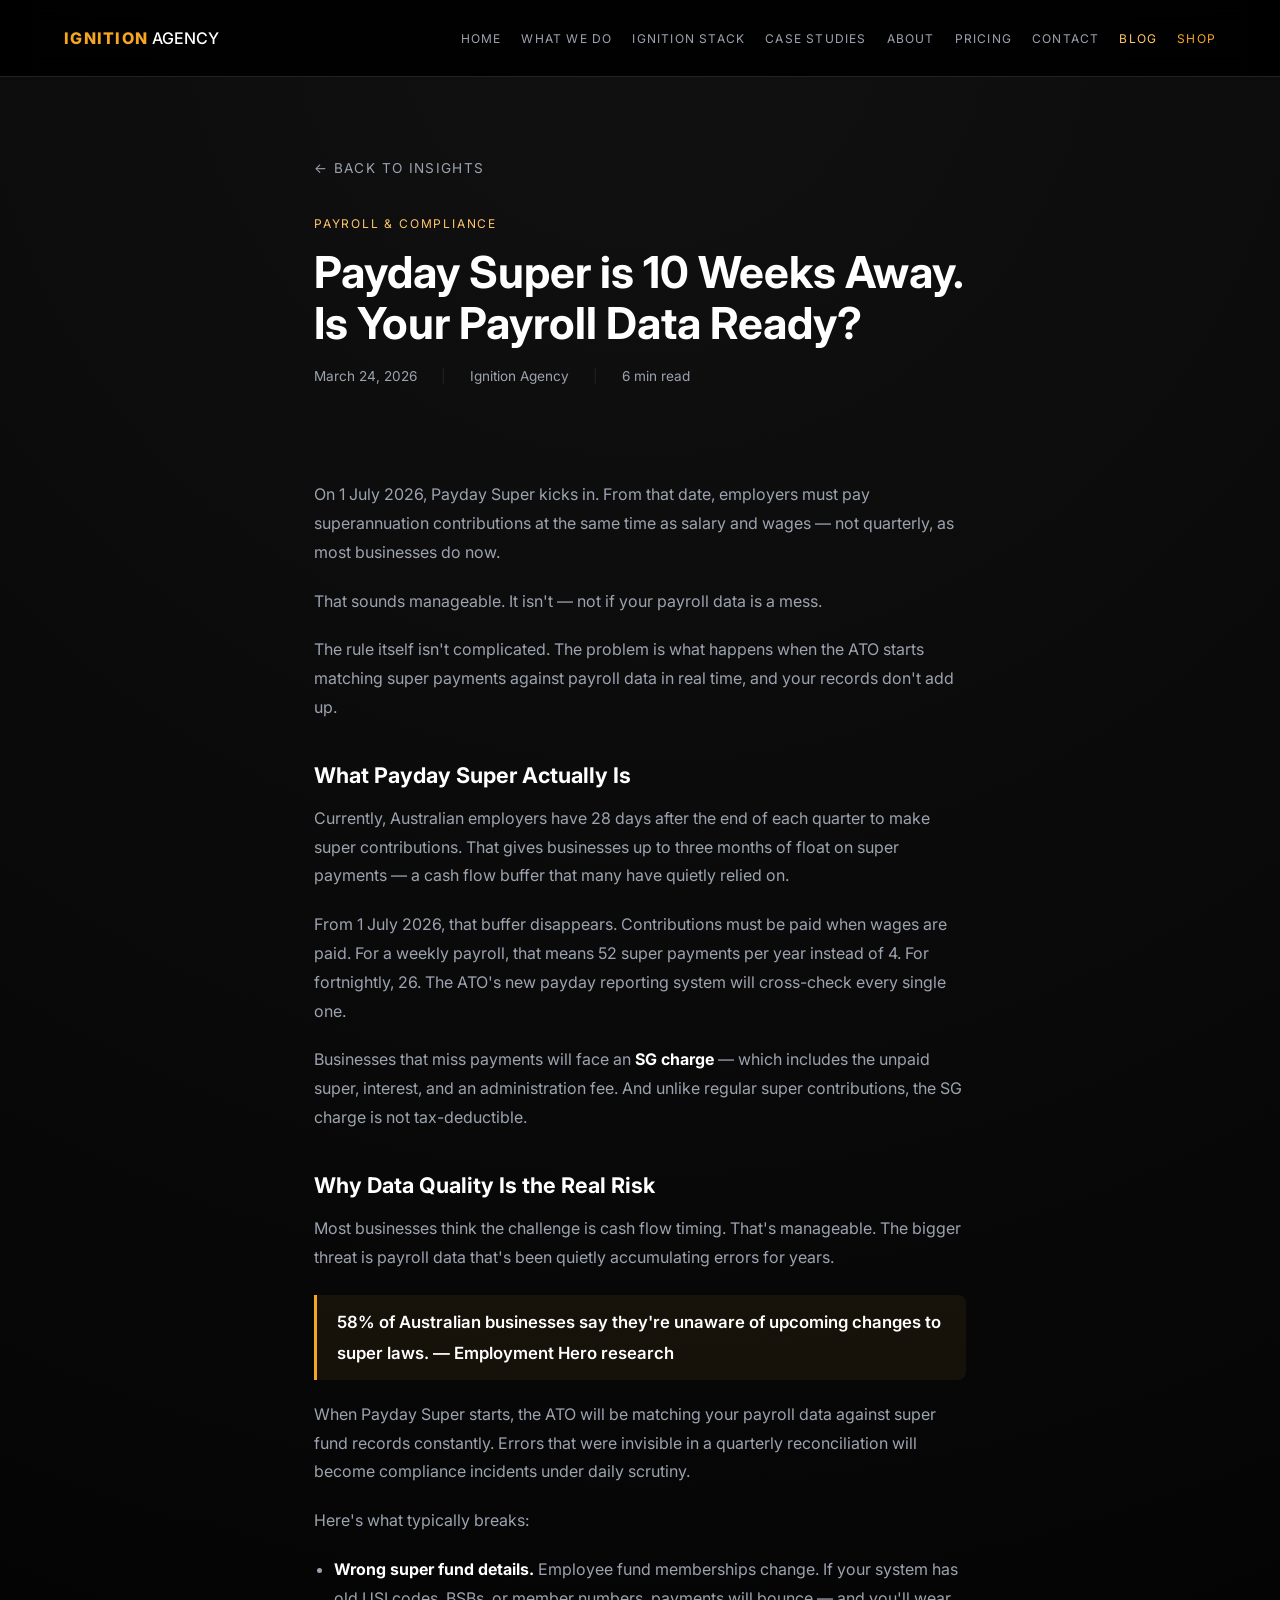
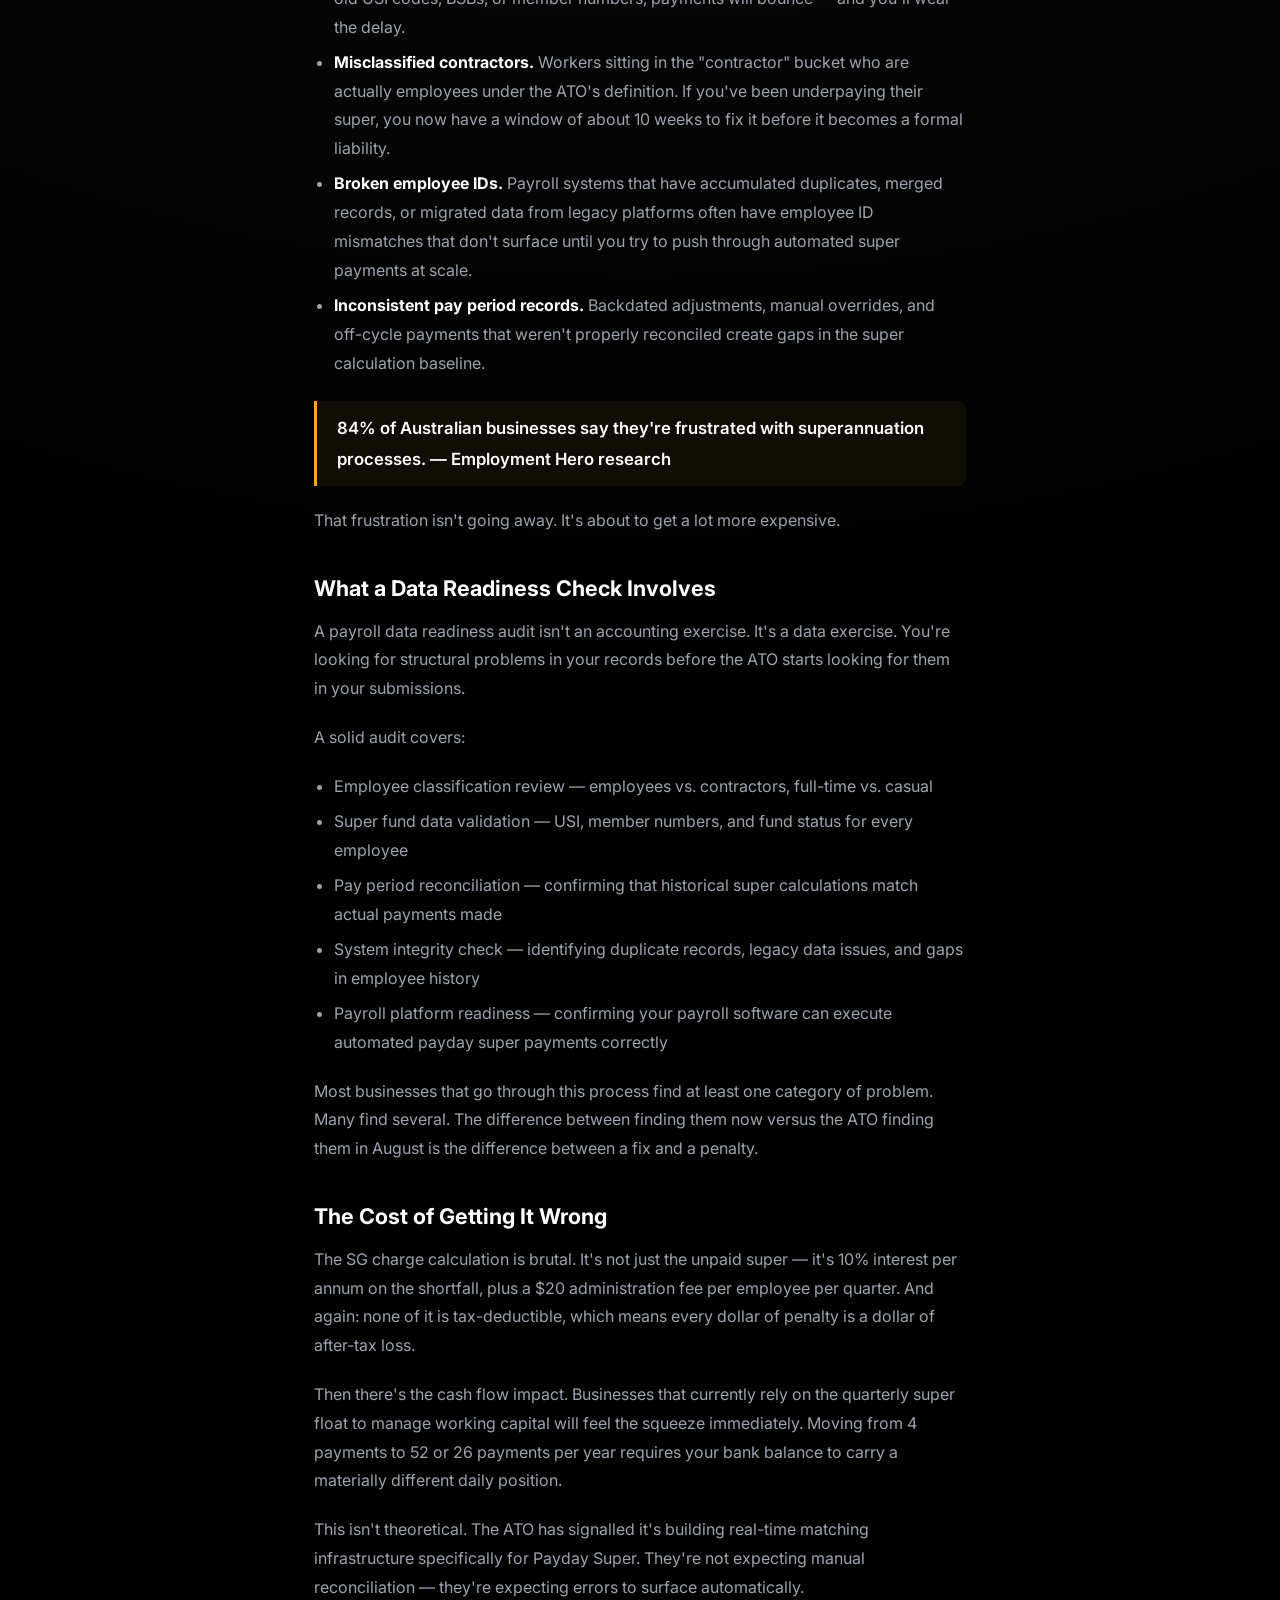
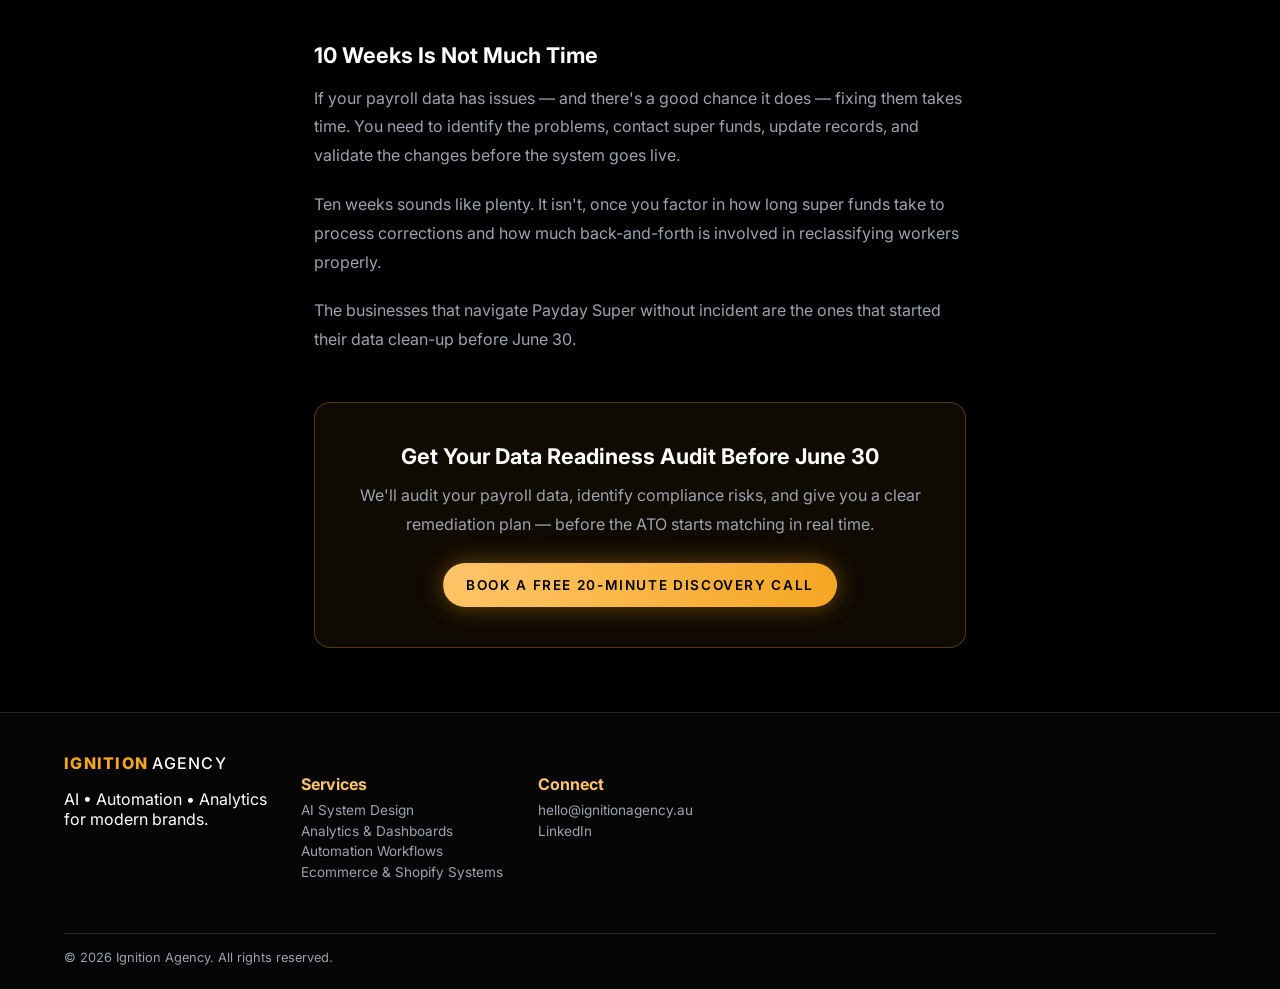
<file: public/post-001.html>
<!DOCTYPE html>
<html lang="en">
<head>
  <meta charset="UTF-8" />
  <title>Payday Super is 10 Weeks Away. Is Your Payroll Data Ready? | Ignition Agency</title>
  <meta name="viewport" content="width=device-width, initial-scale=1" />
  <meta name="description" content="Most AU businesses aren't ready for Payday Super. The problem isn't the rule change — it's that years of messy payroll data are about to create serious ATO exposure." />
  <link rel="preconnect" href="https://fonts.googleapis.com">
  <link rel="preconnect" href="https://fonts.gstatic.com" crossorigin>
  <link href="https://fonts.googleapis.com/css2?family=Inter:wght@400;600;800&display=swap" rel="stylesheet">
  <link rel="stylesheet" href="style.css" />
  <!-- Google tag (gtag.js) -->
  <script async src="https://www.googletagmanager.com/gtag/js?id=G-KQ9K6GL853"></script>
  <script>
    window.dataLayer = window.dataLayer || [];
    function gtag(){dataLayer.push(arguments);}
    gtag('js', new Date());
    gtag('config', 'G-KQ9K6GL853');
  </script>
  <link rel="canonical" href="https://ignitionagency.au/post-001.html" />
  <meta property="og:type" content="article" />
  <meta property="og:url" content="https://ignitionagency.au/post-001.html" />
  <meta property="og:title" content="Payday Super is 10 Weeks Away. Is Your Payroll Data Ready?" />
  <meta property="og:description" content="Most AU businesses aren't ready for Payday Super. The problem isn't the rule change — it's that years of messy payroll data are about to create serious ATO exposure." />
  <meta property="og:image" content="https://ignitionagency.au/assets/og-image.png" />
  <meta name="twitter:card" content="summary_large_image" />
  <meta name="twitter:title" content="Payday Super is 10 Weeks Away. Is Your Payroll Data Ready?" />
  <meta name="twitter:description" content="Most AU businesses aren't ready for Payday Super. The problem isn't the rule change — it's that years of messy payroll data are about to create serious ATO exposure." />
  <meta name="twitter:image" content="https://ignitionagency.au/assets/og-image.png" />
  <script type="application/ld+json">
  {
    "@context": "https://schema.org",
    "@type": "Article",
    "headline": "Payday Super is 10 Weeks Away. Is Your Payroll Data Ready?",
    "description": "Most AU businesses aren't ready for Payday Super. The problem isn't the rule change — it's that years of messy payroll data are about to create serious ATO exposure.",
    "url": "https://ignitionagency.au/post-001.html",
    "datePublished": "2026-03-24",
    "publisher": {
      "@type": "Organization",
      "name": "Ignition Agency",
      "url": "https://ignitionagency.au"
    }
  }
  </script>
  <style>
    .post-hero {
      padding: 5rem 5vw 2.5rem;
      max-width: 780px;
      margin: 0 auto;
    }

    .post-hero .eyebrow {
      font-size: 0.75rem;
      text-transform: uppercase;
      letter-spacing: 0.15em;
      color: var(--accent-soft);
      margin-bottom: 1rem;
      display: block;
    }

    .post-hero h1 {
      font-size: clamp(1.75rem, 4vw, 2.75rem);
      line-height: 1.15;
      margin: 0 0 1.25rem;
    }

    .post-meta {
      display: flex;
      align-items: center;
      gap: 1.5rem;
      color: var(--muted);
      font-size: 0.85rem;
      margin-bottom: 2.5rem;
      flex-wrap: wrap;
    }

    .post-meta .meta-sep {
      color: var(--border);
    }

    .post-body {
      max-width: 780px;
      margin: 0 auto;
      padding: 0 5vw 4rem;
    }

    .post-body p {
      color: var(--muted);
      line-height: 1.8;
      margin-bottom: 1.25rem;
      font-size: 1rem;
    }

    .post-body h2 {
      font-size: 1.35rem;
      color: var(--text);
      margin: 2.5rem 0 0.75rem;
    }

    .post-body strong {
      color: var(--text);
    }

    .post-body ul {
      color: var(--muted);
      line-height: 1.8;
      padding-left: 1.25rem;
      margin-bottom: 1.25rem;
    }

    .post-body ul li {
      margin-bottom: 0.4rem;
    }

    .stat-callout {
      border-left: 3px solid var(--accent);
      padding: 0.75rem 1.25rem;
      margin: 1.5rem 0;
      background: rgba(245, 166, 35, 0.06);
      border-radius: 0 0.5rem 0.5rem 0;
      color: var(--text) !important;
      font-weight: 600;
      font-size: 1.05rem !important;
    }

    .back-link {
      display: inline-flex;
      align-items: center;
      gap: 0.35rem;
      color: var(--muted);
      font-size: 0.85rem;
      text-decoration: none;
      text-transform: uppercase;
      letter-spacing: 0.1em;
      margin-bottom: 2.5rem;
      transition: color 0.2s;
    }
    .back-link:hover {
      color: var(--accent-soft);
    }

    .post-cta {
      margin: 3rem 0 0;
      padding: 2.5rem;
      border-radius: 1rem;
      background: rgba(245, 166, 35, 0.06);
      border: 1px solid rgba(245, 166, 35, 0.3);
      text-align: center;
    }

    .post-cta h3 {
      font-size: 1.35rem;
      margin: 0 0 0.75rem;
    }

    .post-cta p {
      color: var(--muted);
      margin: 0 0 1.5rem;
    }

    @media (max-width: 768px) {
      .post-hero {
        padding: 3.5rem 5vw 1.5rem;
      }
      .post-body {
        padding: 0 5vw 3rem;
      }
    }
  </style>
</head>
<body>
  <header class="nav">
    <div class="nav-left">
      <a href="index.html" style="text-decoration:none"><span class="logo-text">IGNITION</span><span class="logo-sub">AGENCY</span></a>
    </div>
    <nav class="nav-links" id="nav-links">
      <a href="index.html#hero" onclick="closeMenu()">Home</a>
      <a href="index.html#services" onclick="closeMenu()">What We Do</a>
      <a href="index.html#stack" onclick="closeMenu()">Ignition Stack</a>
      <a href="index.html#case-studies" onclick="closeMenu()">Case Studies</a>
      <a href="index.html#about" onclick="closeMenu()">About</a>
      <a href="index.html#pricing" onclick="closeMenu()">Pricing</a>
      <a href="index.html#contact" onclick="closeMenu()">Contact</a>
      <a href="blog.html" onclick="closeMenu()" style="color: var(--accent-soft)">Blog</a>
      <a href="shop.html" onclick="closeMenu()" style="color: var(--accent)">Shop</a>
    </nav>
    <button class="hamburger" id="hamburger" aria-label="Toggle menu" onclick="toggleMenu()">
      <span></span>
      <span></span>
      <span></span>
    </button>
  </header>

  <main>
    <div class="post-hero">
      <a href="blog.html" class="back-link">← Back to Insights</a>
      <span class="eyebrow">Payroll &amp; Compliance</span>
      <h1>Payday Super is 10 Weeks Away. Is Your Payroll Data Ready?</h1>
      <div class="post-meta">
        <span>March 24, 2026</span>
        <span class="meta-sep">|</span>
        <span>Ignition Agency</span>
        <span class="meta-sep">|</span>
        <span>6 min read</span>
      </div>
    </div>

    <div class="post-body">

      <p>On 1 July 2026, Payday Super kicks in. From that date, employers must pay superannuation contributions at the same time as salary and wages — not quarterly, as most businesses do now.</p>

      <p>That sounds manageable. It isn't — not if your payroll data is a mess.</p>

      <p>The rule itself isn't complicated. The problem is what happens when the ATO starts matching super payments against payroll data in real time, and your records don't add up.</p>

      <h2>What Payday Super Actually Is</h2>

      <p>Currently, Australian employers have 28 days after the end of each quarter to make super contributions. That gives businesses up to three months of float on super payments — a cash flow buffer that many have quietly relied on.</p>

      <p>From 1 July 2026, that buffer disappears. Contributions must be paid when wages are paid. For a weekly payroll, that means 52 super payments per year instead of 4. For fortnightly, 26. The ATO's new payday reporting system will cross-check every single one.</p>

      <p>Businesses that miss payments will face an <strong>SG charge</strong> — which includes the unpaid super, interest, and an administration fee. And unlike regular super contributions, the SG charge is not tax-deductible.</p>

      <h2>Why Data Quality Is the Real Risk</h2>

      <p>Most businesses think the challenge is cash flow timing. That's manageable. The bigger threat is payroll data that's been quietly accumulating errors for years.</p>

      <p class="stat-callout">58% of Australian businesses say they're unaware of upcoming changes to super laws. — Employment Hero research</p>

      <p>When Payday Super starts, the ATO will be matching your payroll data against super fund records constantly. Errors that were invisible in a quarterly reconciliation will become compliance incidents under daily scrutiny.</p>

      <p>Here's what typically breaks:</p>

      <ul>
        <li><strong>Wrong super fund details.</strong> Employee fund memberships change. If your system has old USI codes, BSBs, or member numbers, payments will bounce — and you'll wear the delay.</li>
        <li><strong>Misclassified contractors.</strong> Workers sitting in the "contractor" bucket who are actually employees under the ATO's definition. If you've been underpaying their super, you now have a window of about 10 weeks to fix it before it becomes a formal liability.</li>
        <li><strong>Broken employee IDs.</strong> Payroll systems that have accumulated duplicates, merged records, or migrated data from legacy platforms often have employee ID mismatches that don't surface until you try to push through automated super payments at scale.</li>
        <li><strong>Inconsistent pay period records.</strong> Backdated adjustments, manual overrides, and off-cycle payments that weren't properly reconciled create gaps in the super calculation baseline.</li>
      </ul>

      <p class="stat-callout">84% of Australian businesses say they're frustrated with superannuation processes. — Employment Hero research</p>

      <p>That frustration isn't going away. It's about to get a lot more expensive.</p>

      <h2>What a Data Readiness Check Involves</h2>

      <p>A payroll data readiness audit isn't an accounting exercise. It's a data exercise. You're looking for structural problems in your records before the ATO starts looking for them in your submissions.</p>

      <p>A solid audit covers:</p>

      <ul>
        <li>Employee classification review — employees vs. contractors, full-time vs. casual</li>
        <li>Super fund data validation — USI, member numbers, and fund status for every employee</li>
        <li>Pay period reconciliation — confirming that historical super calculations match actual payments made</li>
        <li>System integrity check — identifying duplicate records, legacy data issues, and gaps in employee history</li>
        <li>Payroll platform readiness — confirming your payroll software can execute automated payday super payments correctly</li>
      </ul>

      <p>Most businesses that go through this process find at least one category of problem. Many find several. The difference between finding them now versus the ATO finding them in August is the difference between a fix and a penalty.</p>

      <h2>The Cost of Getting It Wrong</h2>

      <p>The SG charge calculation is brutal. It's not just the unpaid super — it's 10% interest per annum on the shortfall, plus a $20 administration fee per employee per quarter. And again: none of it is tax-deductible, which means every dollar of penalty is a dollar of after-tax loss.</p>

      <p>Then there's the cash flow impact. Businesses that currently rely on the quarterly super float to manage working capital will feel the squeeze immediately. Moving from 4 payments to 52 or 26 payments per year requires your bank balance to carry a materially different daily position.</p>

      <p>This isn't theoretical. The ATO has signalled it's building real-time matching infrastructure specifically for Payday Super. They're not expecting manual reconciliation — they're expecting errors to surface automatically.</p>

      <h2>10 Weeks Is Not Much Time</h2>

      <p>If your payroll data has issues — and there's a good chance it does — fixing them takes time. You need to identify the problems, contact super funds, update records, and validate the changes before the system goes live.</p>

      <p>Ten weeks sounds like plenty. It isn't, once you factor in how long super funds take to process corrections and how much back-and-forth is involved in reclassifying workers properly.</p>

      <p>The businesses that navigate Payday Super without incident are the ones that started their data clean-up before June 30.</p>

      <div class="post-cta">
        <h3>Get Your Data Readiness Audit Before June 30</h3>
        <p>We'll audit your payroll data, identify compliance risks, and give you a clear remediation plan — before the ATO starts matching in real time.</p>
        <a href="index.html#contact" class="btn btn-primary">Book a free 20-minute discovery call</a>
      </div>

    </div>
  </main>

  <footer class="footer">
    <div class="footer-col">
      <div class="logo-text">IGNITION<span class="logo-sub">AGENCY</span></div>
      <p>AI • Automation • Analytics for modern brands.</p>
    </div>
    <div class="footer-col">
      <h4>Services</h4>
      <ul>
        <li>AI System Design</li>
        <li>Analytics &amp; Dashboards</li>
        <li>Automation Workflows</li>
        <li>Ecommerce &amp; Shopify Systems</li>
      </ul>
    </div>
    <div class="footer-col">
      <h4>Connect</h4>
      <ul>
        <li><a href="mailto:hello@ignitionagency.au">hello@ignitionagency.au</a></li>
        <li><a href="https://linkedin.com/company/ignitionagency" target="_blank">LinkedIn</a></li>
      </ul>
    </div>
    <div class="footer-bottom">
      © 2026 Ignition Agency. All rights reserved.
    </div>
  </footer>

  <script>
    function toggleMenu() {
      const nav = document.getElementById('nav-links');
      const btn = document.getElementById('hamburger');
      nav.classList.toggle('open');
      btn.classList.toggle('active');
    }
    function closeMenu() {
      document.getElementById('nav-links').classList.remove('open');
      document.getElementById('hamburger').classList.remove('active');
    }
  </script>
</body>
</html>
</file>
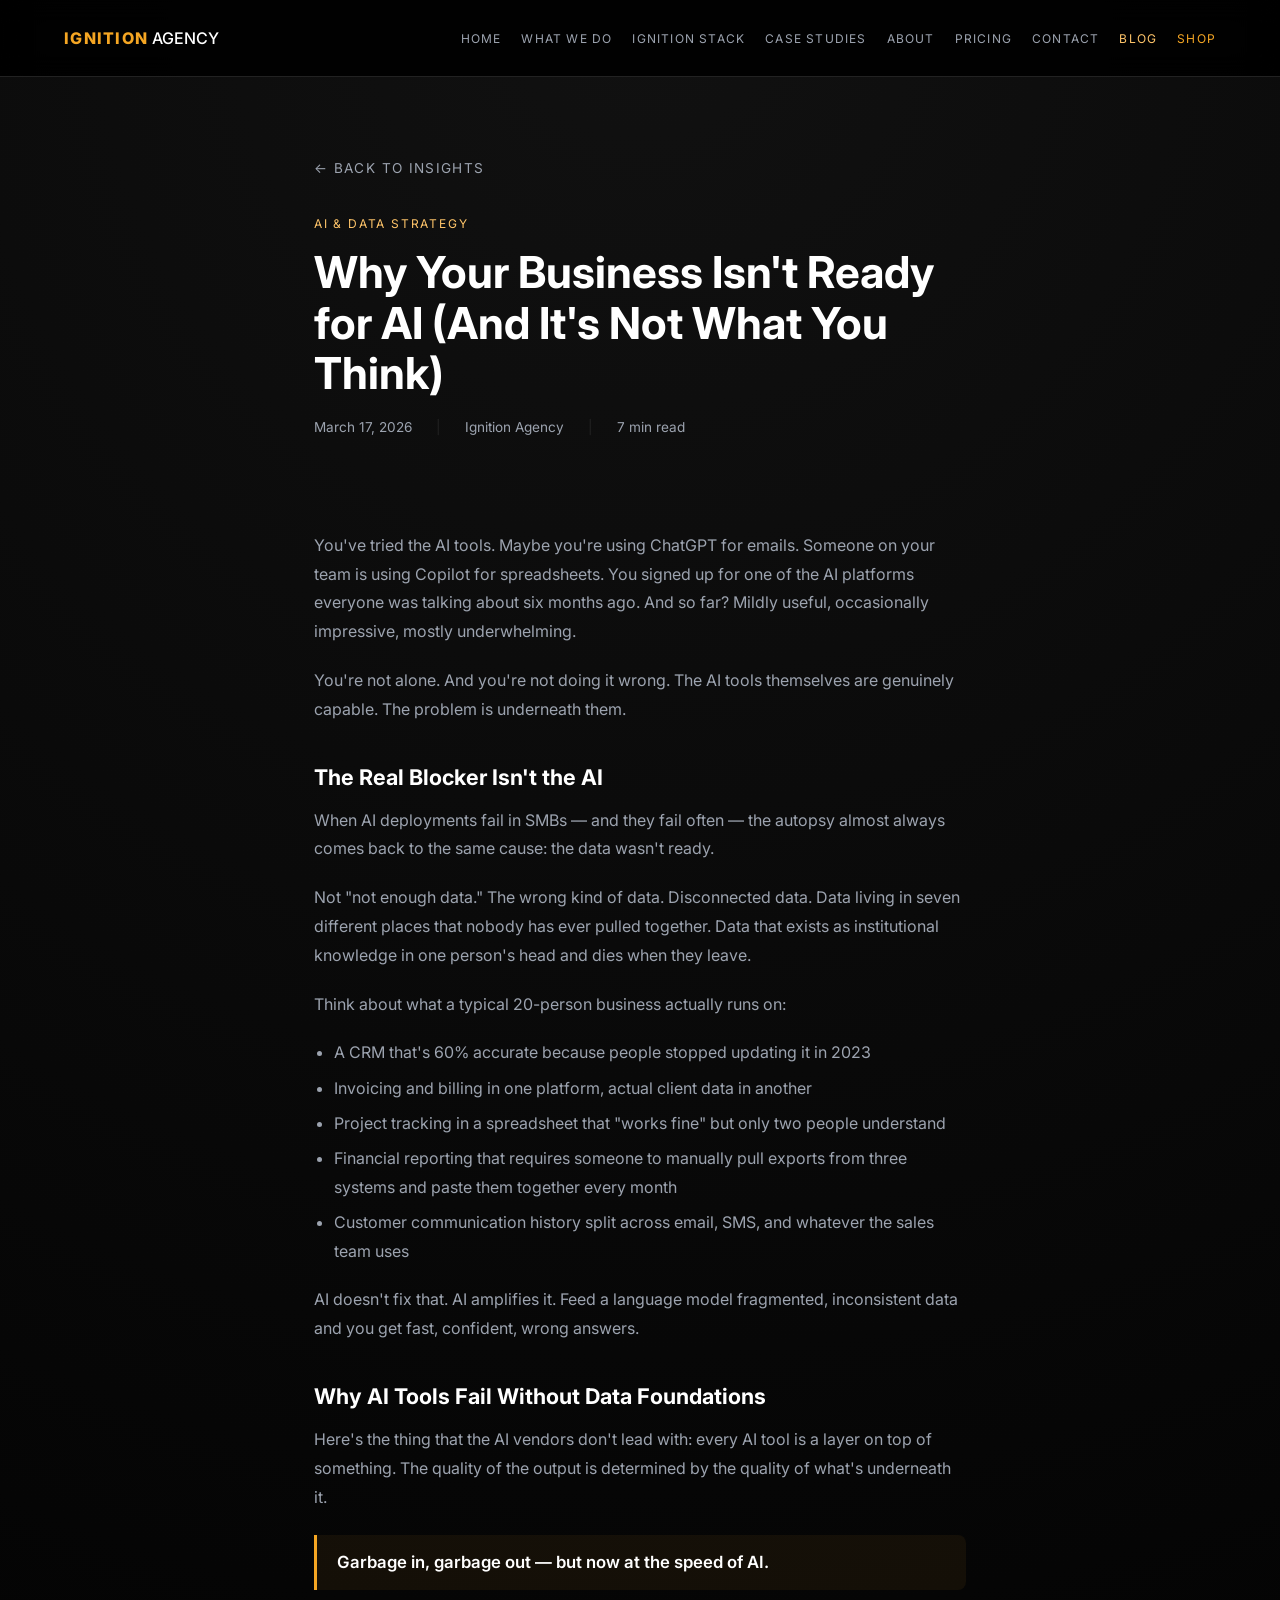
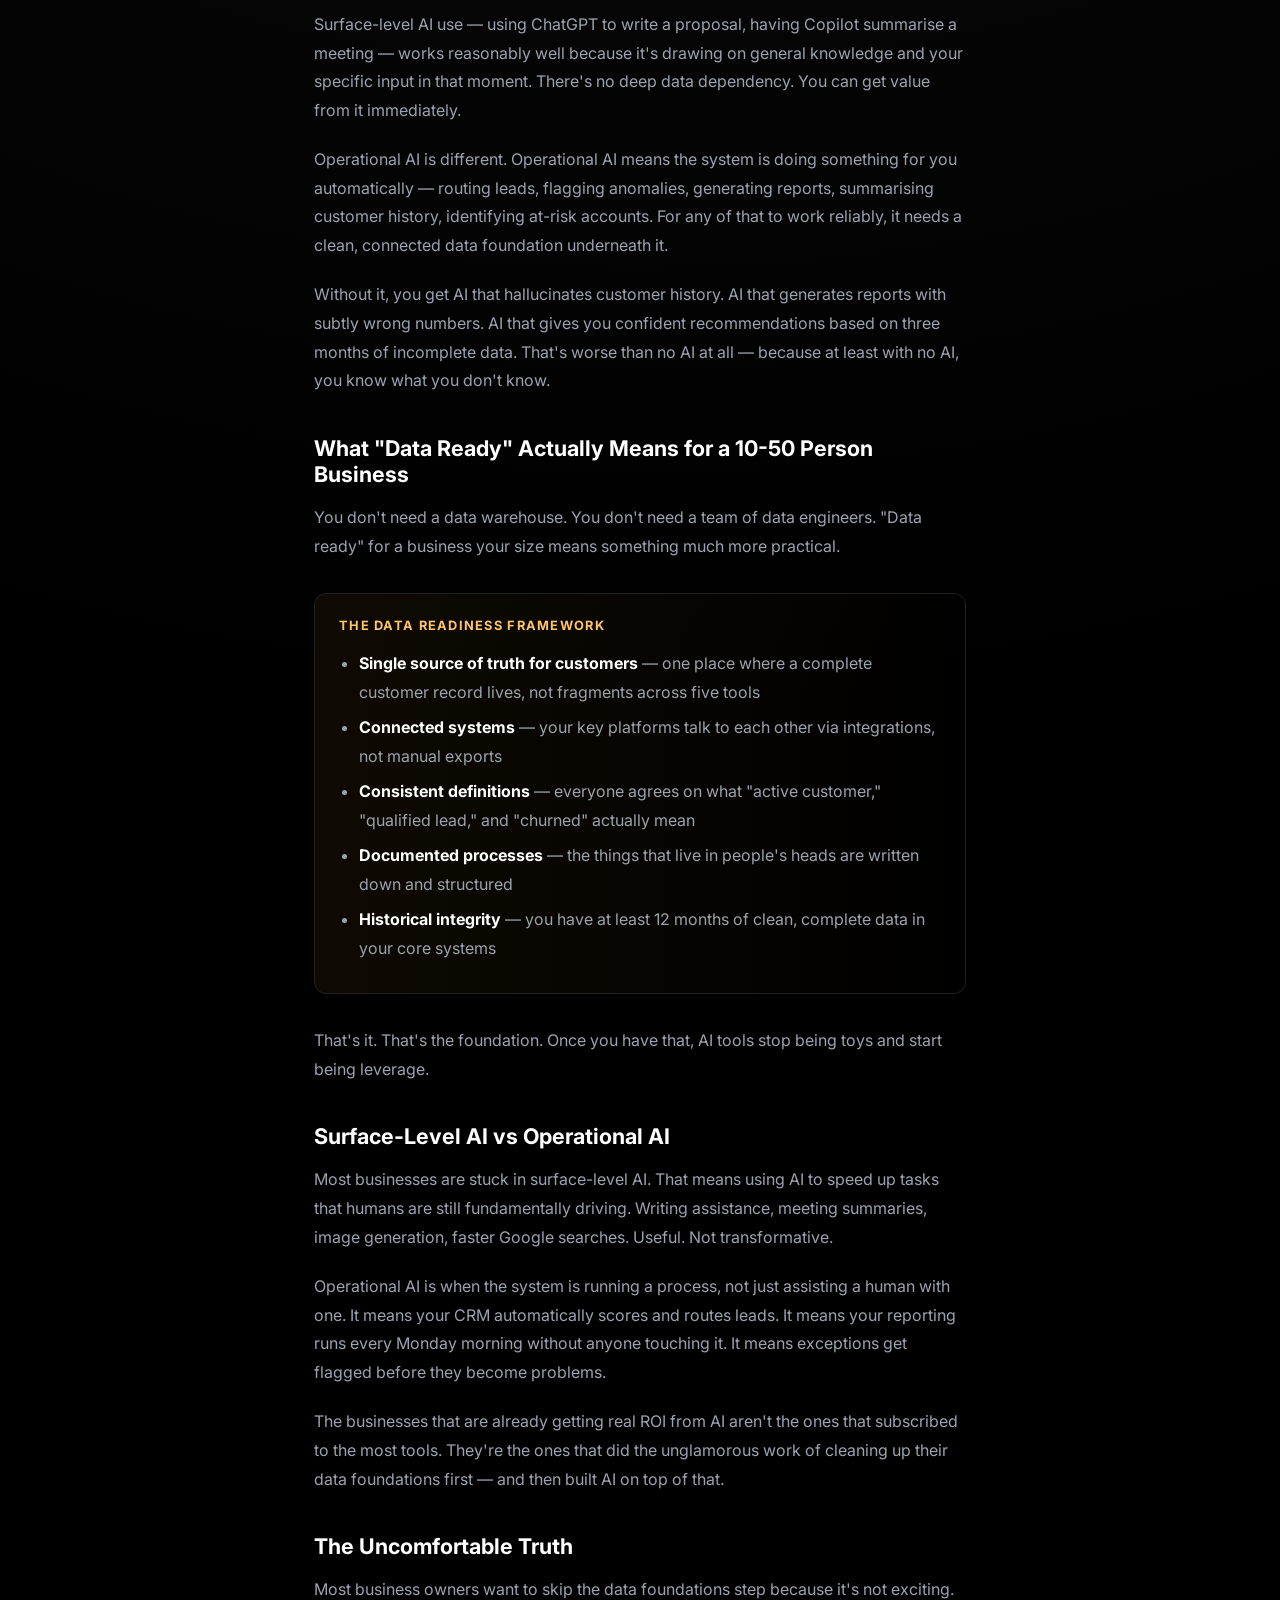
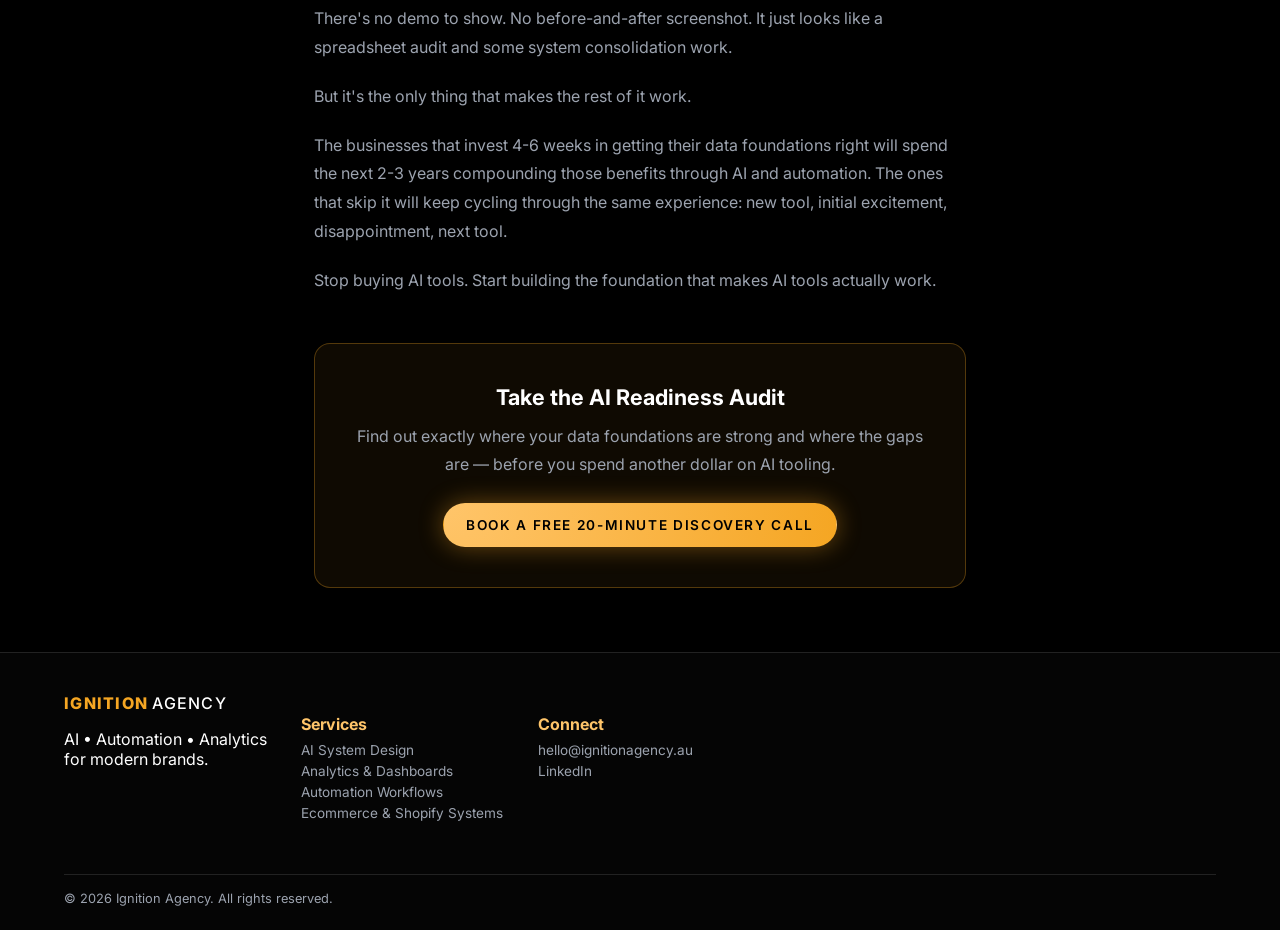
<file: public/post-002.html>
<!DOCTYPE html>
<html lang="en">
<head>
  <meta charset="UTF-8" />
  <title>Why Your Business Isn't Ready for AI (And It's Not What You Think) | Ignition Agency</title>
  <meta name="viewport" content="width=device-width, initial-scale=1" />
  <meta name="description" content="Everyone's trying AI tools. Most are disappointed. The reason isn't the AI — it's the data underneath it. A framework for Australian SMBs." />
  <link rel="preconnect" href="https://fonts.googleapis.com">
  <link rel="preconnect" href="https://fonts.gstatic.com" crossorigin>
  <link href="https://fonts.googleapis.com/css2?family=Inter:wght@400;600;800&display=swap" rel="stylesheet">
  <link rel="stylesheet" href="style.css" />
  <!-- Google tag (gtag.js) -->
  <script async src="https://www.googletagmanager.com/gtag/js?id=G-KQ9K6GL853"></script>
  <script>
    window.dataLayer = window.dataLayer || [];
    function gtag(){dataLayer.push(arguments);}
    gtag('js', new Date());
    gtag('config', 'G-KQ9K6GL853');
  </script>
  <link rel="canonical" href="https://ignitionagency.au/post-002.html" />
  <meta property="og:type" content="article" />
  <meta property="og:url" content="https://ignitionagency.au/post-002.html" />
  <meta property="og:title" content="Why Your Business Isn't Ready for AI (And It's Not What You Think)" />
  <meta property="og:description" content="Everyone's trying AI tools. Most are disappointed. The reason isn't the AI — it's the data underneath it. A framework for Australian SMBs." />
  <meta property="og:image" content="https://ignitionagency.au/assets/og-image.png" />
  <meta name="twitter:card" content="summary_large_image" />
  <meta name="twitter:title" content="Why Your Business Isn't Ready for AI (And It's Not What You Think)" />
  <meta name="twitter:description" content="Everyone's trying AI tools. Most are disappointed. The reason isn't the AI — it's the data underneath it. A framework for Australian SMBs." />
  <meta name="twitter:image" content="https://ignitionagency.au/assets/og-image.png" />
  <script type="application/ld+json">
  {
    "@context": "https://schema.org",
    "@type": "Article",
    "headline": "Why Your Business Isn't Ready for AI (And It's Not What You Think)",
    "description": "Everyone's trying AI tools. Most are disappointed. The reason isn't the AI — it's the data underneath it. A framework for Australian SMBs.",
    "url": "https://ignitionagency.au/post-002.html",
    "datePublished": "2026-03-17",
    "publisher": {
      "@type": "Organization",
      "name": "Ignition Agency",
      "url": "https://ignitionagency.au"
    }
  }
  </script>
  <style>
    .post-hero {
      padding: 5rem 5vw 2.5rem;
      max-width: 780px;
      margin: 0 auto;
    }

    .post-hero .eyebrow {
      font-size: 0.75rem;
      text-transform: uppercase;
      letter-spacing: 0.15em;
      color: var(--accent-soft);
      margin-bottom: 1rem;
      display: block;
    }

    .post-hero h1 {
      font-size: clamp(1.75rem, 4vw, 2.75rem);
      line-height: 1.15;
      margin: 0 0 1.25rem;
    }

    .post-meta {
      display: flex;
      align-items: center;
      gap: 1.5rem;
      color: var(--muted);
      font-size: 0.85rem;
      margin-bottom: 2.5rem;
      flex-wrap: wrap;
    }

    .post-meta .meta-sep {
      color: var(--border);
    }

    .post-body {
      max-width: 780px;
      margin: 0 auto;
      padding: 0 5vw 4rem;
    }

    .post-body p {
      color: var(--muted);
      line-height: 1.8;
      margin-bottom: 1.25rem;
      font-size: 1rem;
    }

    .post-body h2 {
      font-size: 1.35rem;
      color: var(--text);
      margin: 2.5rem 0 0.75rem;
    }

    .post-body strong {
      color: var(--text);
    }

    .post-body ul {
      color: var(--muted);
      line-height: 1.8;
      padding-left: 1.25rem;
      margin-bottom: 1.25rem;
    }

    .post-body ul li {
      margin-bottom: 0.4rem;
    }

    .stat-callout {
      border-left: 3px solid var(--accent);
      padding: 0.75rem 1.25rem;
      margin: 1.5rem 0;
      background: rgba(245, 166, 35, 0.06);
      border-radius: 0 0.5rem 0.5rem 0;
      color: var(--text) !important;
      font-weight: 600;
      font-size: 1.05rem !important;
    }

    .framework-box {
      border-radius: 0.75rem;
      border: 1px solid var(--border);
      padding: 1.5rem;
      background: linear-gradient(90deg, rgba(245, 166, 35, 0.06), transparent);
      margin: 2rem 0;
    }

    .framework-box h3 {
      margin: 0 0 1rem;
      font-size: 1rem;
      color: var(--accent-soft);
      text-transform: uppercase;
      letter-spacing: 0.1em;
      font-size: 0.8rem;
    }

    .framework-box ul {
      margin: 0;
    }

    .back-link {
      display: inline-flex;
      align-items: center;
      gap: 0.35rem;
      color: var(--muted);
      font-size: 0.85rem;
      text-decoration: none;
      text-transform: uppercase;
      letter-spacing: 0.1em;
      margin-bottom: 2.5rem;
      transition: color 0.2s;
    }
    .back-link:hover {
      color: var(--accent-soft);
    }

    .post-cta {
      margin: 3rem 0 0;
      padding: 2.5rem;
      border-radius: 1rem;
      background: rgba(245, 166, 35, 0.06);
      border: 1px solid rgba(245, 166, 35, 0.3);
      text-align: center;
    }

    .post-cta h3 {
      font-size: 1.35rem;
      margin: 0 0 0.75rem;
    }

    .post-cta p {
      color: var(--muted);
      margin: 0 0 1.5rem;
    }

    @media (max-width: 768px) {
      .post-hero {
        padding: 3.5rem 5vw 1.5rem;
      }
      .post-body {
        padding: 0 5vw 3rem;
      }
    }
  </style>
</head>
<body>
  <header class="nav">
    <div class="nav-left">
      <a href="index.html" style="text-decoration:none"><span class="logo-text">IGNITION</span><span class="logo-sub">AGENCY</span></a>
    </div>
    <nav class="nav-links" id="nav-links">
      <a href="index.html#hero" onclick="closeMenu()">Home</a>
      <a href="index.html#services" onclick="closeMenu()">What We Do</a>
      <a href="index.html#stack" onclick="closeMenu()">Ignition Stack</a>
      <a href="index.html#case-studies" onclick="closeMenu()">Case Studies</a>
      <a href="index.html#about" onclick="closeMenu()">About</a>
      <a href="index.html#pricing" onclick="closeMenu()">Pricing</a>
      <a href="index.html#contact" onclick="closeMenu()">Contact</a>
      <a href="blog.html" onclick="closeMenu()" style="color: var(--accent-soft)">Blog</a>
      <a href="shop.html" onclick="closeMenu()" style="color: var(--accent)">Shop</a>
    </nav>
    <button class="hamburger" id="hamburger" aria-label="Toggle menu" onclick="toggleMenu()">
      <span></span>
      <span></span>
      <span></span>
    </button>
  </header>

  <main>
    <div class="post-hero">
      <a href="blog.html" class="back-link">← Back to Insights</a>
      <span class="eyebrow">AI &amp; Data Strategy</span>
      <h1>Why Your Business Isn't Ready for AI (And It's Not What You Think)</h1>
      <div class="post-meta">
        <span>March 17, 2026</span>
        <span class="meta-sep">|</span>
        <span>Ignition Agency</span>
        <span class="meta-sep">|</span>
        <span>7 min read</span>
      </div>
    </div>

    <div class="post-body">

      <p>You've tried the AI tools. Maybe you're using ChatGPT for emails. Someone on your team is using Copilot for spreadsheets. You signed up for one of the AI platforms everyone was talking about six months ago. And so far? Mildly useful, occasionally impressive, mostly underwhelming.</p>

      <p>You're not alone. And you're not doing it wrong. The AI tools themselves are genuinely capable. The problem is underneath them.</p>

      <h2>The Real Blocker Isn't the AI</h2>

      <p>When AI deployments fail in SMBs — and they fail often — the autopsy almost always comes back to the same cause: the data wasn't ready.</p>

      <p>Not "not enough data." The wrong kind of data. Disconnected data. Data living in seven different places that nobody has ever pulled together. Data that exists as institutional knowledge in one person's head and dies when they leave.</p>

      <p>Think about what a typical 20-person business actually runs on:</p>

      <ul>
        <li>A CRM that's 60% accurate because people stopped updating it in 2023</li>
        <li>Invoicing and billing in one platform, actual client data in another</li>
        <li>Project tracking in a spreadsheet that "works fine" but only two people understand</li>
        <li>Financial reporting that requires someone to manually pull exports from three systems and paste them together every month</li>
        <li>Customer communication history split across email, SMS, and whatever the sales team uses</li>
      </ul>

      <p>AI doesn't fix that. AI amplifies it. Feed a language model fragmented, inconsistent data and you get fast, confident, wrong answers.</p>

      <h2>Why AI Tools Fail Without Data Foundations</h2>

      <p>Here's the thing that the AI vendors don't lead with: every AI tool is a layer on top of something. The quality of the output is determined by the quality of what's underneath it.</p>

      <p class="stat-callout">Garbage in, garbage out — but now at the speed of AI.</p>

      <p>Surface-level AI use — using ChatGPT to write a proposal, having Copilot summarise a meeting — works reasonably well because it's drawing on general knowledge and your specific input in that moment. There's no deep data dependency. You can get value from it immediately.</p>

      <p>Operational AI is different. Operational AI means the system is doing something for you automatically — routing leads, flagging anomalies, generating reports, summarising customer history, identifying at-risk accounts. For any of that to work reliably, it needs a clean, connected data foundation underneath it.</p>

      <p>Without it, you get AI that hallucinates customer history. AI that generates reports with subtly wrong numbers. AI that gives you confident recommendations based on three months of incomplete data. That's worse than no AI at all — because at least with no AI, you know what you don't know.</p>

      <h2>What "Data Ready" Actually Means for a 10-50 Person Business</h2>

      <p>You don't need a data warehouse. You don't need a team of data engineers. "Data ready" for a business your size means something much more practical.</p>

      <div class="framework-box">
        <h3>The Data Readiness Framework</h3>
        <ul>
          <li><strong>Single source of truth for customers</strong> — one place where a complete customer record lives, not fragments across five tools</li>
          <li><strong>Connected systems</strong> — your key platforms talk to each other via integrations, not manual exports</li>
          <li><strong>Consistent definitions</strong> — everyone agrees on what "active customer," "qualified lead," and "churned" actually mean</li>
          <li><strong>Documented processes</strong> — the things that live in people's heads are written down and structured</li>
          <li><strong>Historical integrity</strong> — you have at least 12 months of clean, complete data in your core systems</li>
        </ul>
      </div>

      <p>That's it. That's the foundation. Once you have that, AI tools stop being toys and start being leverage.</p>

      <h2>Surface-Level AI vs Operational AI</h2>

      <p>Most businesses are stuck in surface-level AI. That means using AI to speed up tasks that humans are still fundamentally driving. Writing assistance, meeting summaries, image generation, faster Google searches. Useful. Not transformative.</p>

      <p>Operational AI is when the system is running a process, not just assisting a human with one. It means your CRM automatically scores and routes leads. It means your reporting runs every Monday morning without anyone touching it. It means exceptions get flagged before they become problems.</p>

      <p>The businesses that are already getting real ROI from AI aren't the ones that subscribed to the most tools. They're the ones that did the unglamorous work of cleaning up their data foundations first — and then built AI on top of that.</p>

      <h2>The Uncomfortable Truth</h2>

      <p>Most business owners want to skip the data foundations step because it's not exciting. There's no demo to show. No before-and-after screenshot. It just looks like a spreadsheet audit and some system consolidation work.</p>

      <p>But it's the only thing that makes the rest of it work.</p>

      <p>The businesses that invest 4-6 weeks in getting their data foundations right will spend the next 2-3 years compounding those benefits through AI and automation. The ones that skip it will keep cycling through the same experience: new tool, initial excitement, disappointment, next tool.</p>

      <p>Stop buying AI tools. Start building the foundation that makes AI tools actually work.</p>

      <div class="post-cta">
        <h3>Take the AI Readiness Audit</h3>
        <p>Find out exactly where your data foundations are strong and where the gaps are — before you spend another dollar on AI tooling.</p>
        <a href="index.html#contact" class="btn btn-primary">Book a free 20-minute discovery call</a>
      </div>

    </div>
  </main>

  <footer class="footer">
    <div class="footer-col">
      <div class="logo-text">IGNITION<span class="logo-sub">AGENCY</span></div>
      <p>AI • Automation • Analytics for modern brands.</p>
    </div>
    <div class="footer-col">
      <h4>Services</h4>
      <ul>
        <li>AI System Design</li>
        <li>Analytics &amp; Dashboards</li>
        <li>Automation Workflows</li>
        <li>Ecommerce &amp; Shopify Systems</li>
      </ul>
    </div>
    <div class="footer-col">
      <h4>Connect</h4>
      <ul>
        <li><a href="mailto:hello@ignitionagency.au">hello@ignitionagency.au</a></li>
        <li><a href="https://linkedin.com/company/ignitionagency" target="_blank">LinkedIn</a></li>
      </ul>
    </div>
    <div class="footer-bottom">
      © 2026 Ignition Agency. All rights reserved.
    </div>
  </footer>

  <script>
    function toggleMenu() {
      const nav = document.getElementById('nav-links');
      const btn = document.getElementById('hamburger');
      nav.classList.toggle('open');
      btn.classList.toggle('active');
    }
    function closeMenu() {
      document.getElementById('nav-links').classList.remove('open');
      document.getElementById('hamburger').classList.remove('active');
    }
  </script>
</body>
</html>
</file>
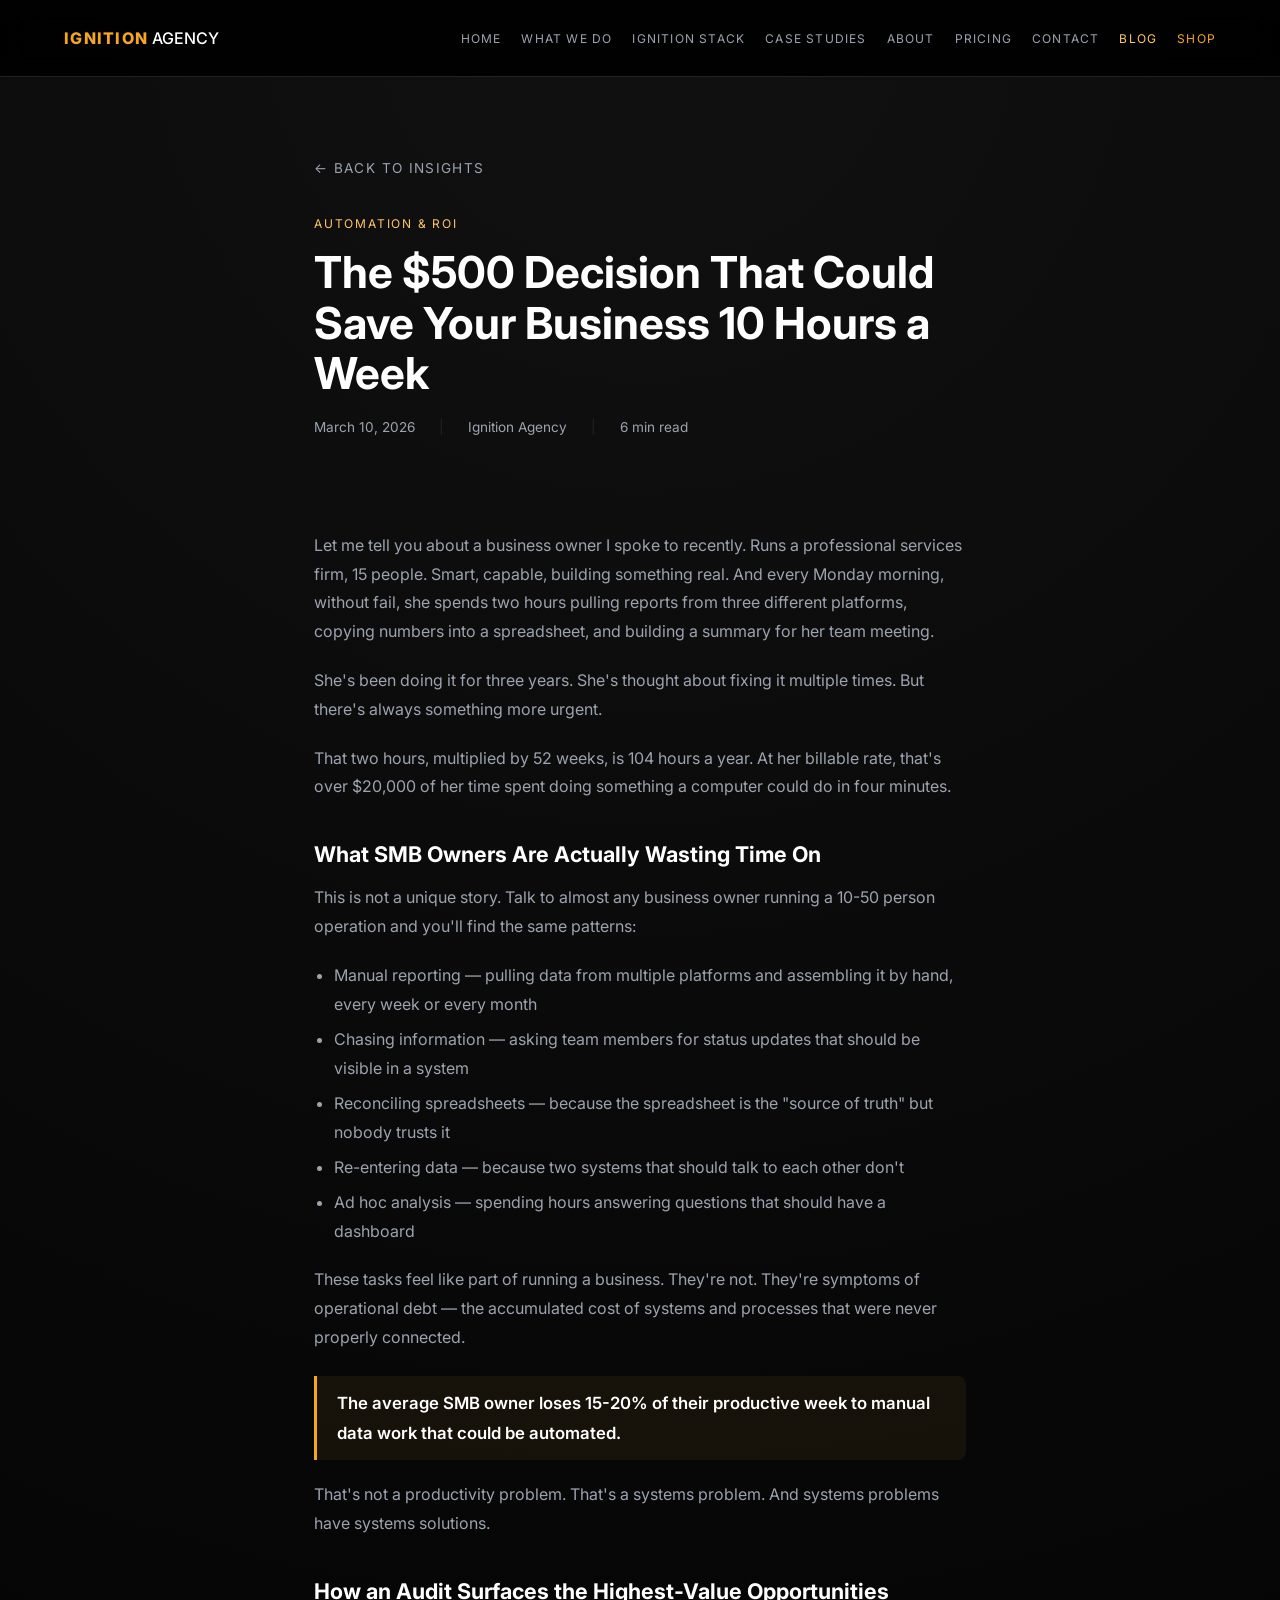
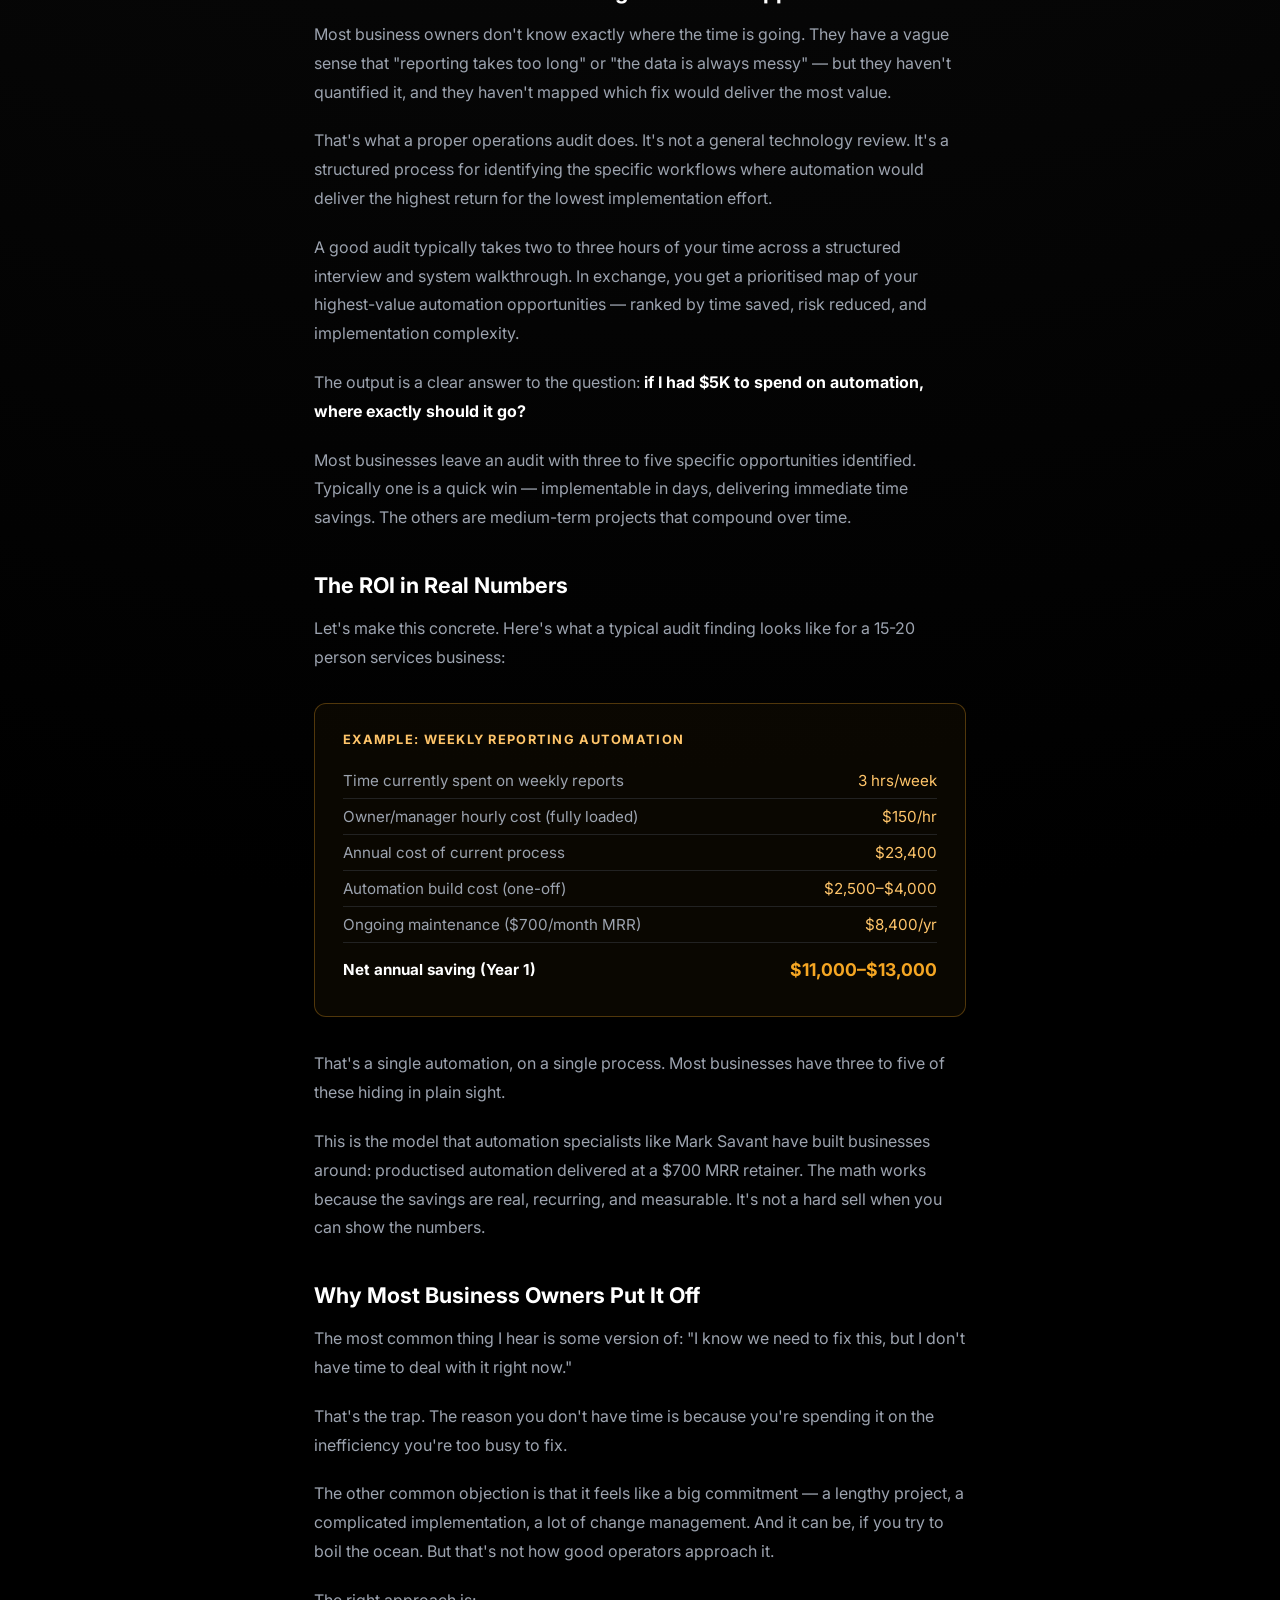
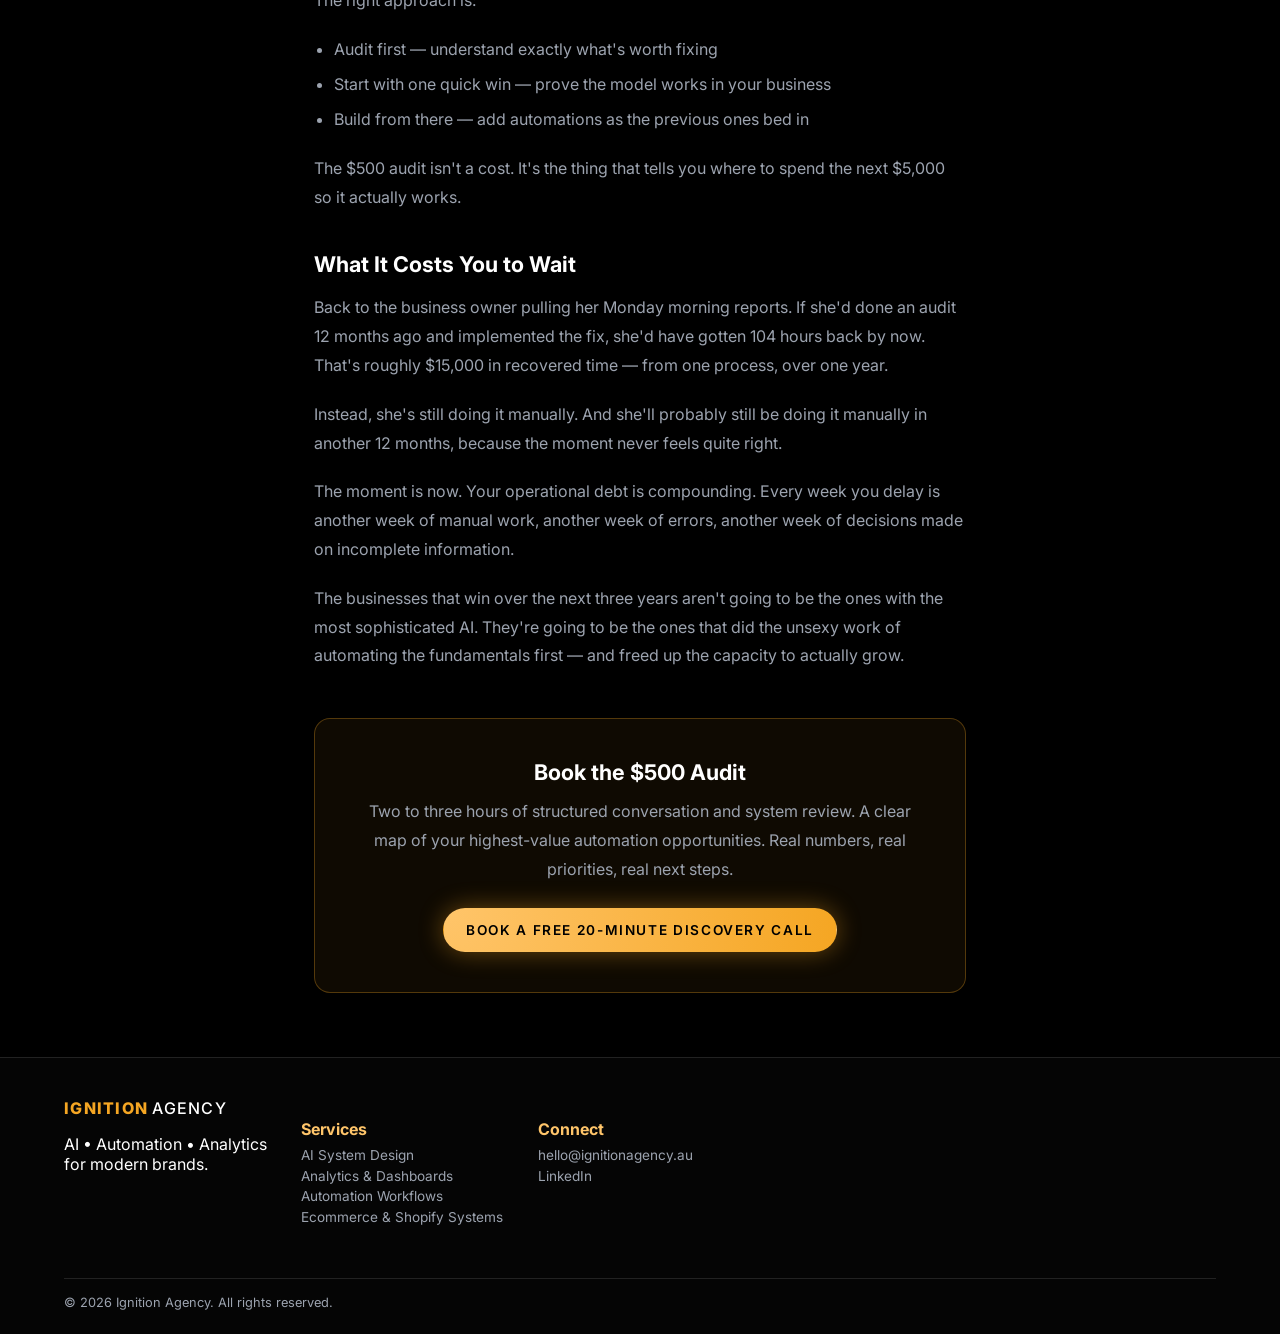
<file: public/post-003.html>
<!DOCTYPE html>
<html lang="en">
<head>
  <meta charset="UTF-8" />
  <title>The $500 Decision That Could Save Your Business 10 Hours a Week | Ignition Agency</title>
  <meta name="viewport" content="width=device-width, initial-scale=1" />
  <meta name="description" content="An audit isn't a cost — it's the fastest way to find $10K+ in waste and inefficiency hiding in plain sight inside your business." />
  <link rel="preconnect" href="https://fonts.googleapis.com">
  <link rel="preconnect" href="https://fonts.gstatic.com" crossorigin>
  <link href="https://fonts.googleapis.com/css2?family=Inter:wght@400;600;800&display=swap" rel="stylesheet">
  <link rel="stylesheet" href="style.css" />
  <!-- Google tag (gtag.js) -->
  <script async src="https://www.googletagmanager.com/gtag/js?id=G-KQ9K6GL853"></script>
  <script>
    window.dataLayer = window.dataLayer || [];
    function gtag(){dataLayer.push(arguments);}
    gtag('js', new Date());
    gtag('config', 'G-KQ9K6GL853');
  </script>
  <link rel="canonical" href="https://ignitionagency.au/post-003.html" />
  <meta property="og:type" content="article" />
  <meta property="og:url" content="https://ignitionagency.au/post-003.html" />
  <meta property="og:title" content="The $500 Decision That Could Save Your Business 10 Hours a Week" />
  <meta property="og:description" content="An audit isn't a cost — it's the fastest way to find $10K+ in waste and inefficiency hiding in plain sight inside your business." />
  <meta property="og:image" content="https://ignitionagency.au/assets/og-image.png" />
  <meta name="twitter:card" content="summary_large_image" />
  <meta name="twitter:title" content="The $500 Decision That Could Save Your Business 10 Hours a Week" />
  <meta name="twitter:description" content="An audit isn't a cost — it's the fastest way to find $10K+ in waste and inefficiency hiding in plain sight inside your business." />
  <meta name="twitter:image" content="https://ignitionagency.au/assets/og-image.png" />
  <script type="application/ld+json">
  {
    "@context": "https://schema.org",
    "@type": "Article",
    "headline": "The $500 Decision That Could Save Your Business 10 Hours a Week",
    "description": "An audit isn't a cost — it's the fastest way to find $10K+ in waste and inefficiency hiding in plain sight inside your business.",
    "url": "https://ignitionagency.au/post-003.html",
    "datePublished": "2026-03-10",
    "publisher": {
      "@type": "Organization",
      "name": "Ignition Agency",
      "url": "https://ignitionagency.au"
    }
  }
  </script>
  <style>
    .post-hero {
      padding: 5rem 5vw 2.5rem;
      max-width: 780px;
      margin: 0 auto;
    }

    .post-hero .eyebrow {
      font-size: 0.75rem;
      text-transform: uppercase;
      letter-spacing: 0.15em;
      color: var(--accent-soft);
      margin-bottom: 1rem;
      display: block;
    }

    .post-hero h1 {
      font-size: clamp(1.75rem, 4vw, 2.75rem);
      line-height: 1.15;
      margin: 0 0 1.25rem;
    }

    .post-meta {
      display: flex;
      align-items: center;
      gap: 1.5rem;
      color: var(--muted);
      font-size: 0.85rem;
      margin-bottom: 2.5rem;
      flex-wrap: wrap;
    }

    .post-meta .meta-sep {
      color: var(--border);
    }

    .post-body {
      max-width: 780px;
      margin: 0 auto;
      padding: 0 5vw 4rem;
    }

    .post-body p {
      color: var(--muted);
      line-height: 1.8;
      margin-bottom: 1.25rem;
      font-size: 1rem;
    }

    .post-body h2 {
      font-size: 1.35rem;
      color: var(--text);
      margin: 2.5rem 0 0.75rem;
    }

    .post-body strong {
      color: var(--text);
    }

    .post-body ul {
      color: var(--muted);
      line-height: 1.8;
      padding-left: 1.25rem;
      margin-bottom: 1.25rem;
    }

    .post-body ul li {
      margin-bottom: 0.4rem;
    }

    .stat-callout {
      border-left: 3px solid var(--accent);
      padding: 0.75rem 1.25rem;
      margin: 1.5rem 0;
      background: rgba(245, 166, 35, 0.06);
      border-radius: 0 0.5rem 0.5rem 0;
      color: var(--text) !important;
      font-weight: 600;
      font-size: 1.05rem !important;
    }

    .math-box {
      border-radius: 0.75rem;
      border: 1px solid rgba(245, 166, 35, 0.3);
      padding: 1.75rem;
      background: rgba(245, 166, 35, 0.04);
      margin: 2rem 0;
    }

    .math-box h3 {
      margin: 0 0 1rem;
      font-size: 0.8rem;
      color: var(--accent-soft);
      text-transform: uppercase;
      letter-spacing: 0.1em;
    }

    .math-box .math-row {
      display: flex;
      justify-content: space-between;
      align-items: center;
      padding: 0.5rem 0;
      border-bottom: 1px solid var(--border);
      font-size: 0.95rem;
      color: var(--muted);
    }

    .math-box .math-row:last-child {
      border-bottom: none;
      color: var(--text);
      font-weight: 700;
      margin-top: 0.25rem;
      padding-top: 0.75rem;
    }

    .math-box .math-row span:last-child {
      color: var(--accent-soft);
    }

    .math-box .math-row:last-child span:last-child {
      color: var(--accent);
      font-size: 1.1rem;
    }

    .back-link {
      display: inline-flex;
      align-items: center;
      gap: 0.35rem;
      color: var(--muted);
      font-size: 0.85rem;
      text-decoration: none;
      text-transform: uppercase;
      letter-spacing: 0.1em;
      margin-bottom: 2.5rem;
      transition: color 0.2s;
    }
    .back-link:hover {
      color: var(--accent-soft);
    }

    .post-cta {
      margin: 3rem 0 0;
      padding: 2.5rem;
      border-radius: 1rem;
      background: rgba(245, 166, 35, 0.06);
      border: 1px solid rgba(245, 166, 35, 0.3);
      text-align: center;
    }

    .post-cta h3 {
      font-size: 1.35rem;
      margin: 0 0 0.75rem;
    }

    .post-cta p {
      color: var(--muted);
      margin: 0 0 1.5rem;
    }

    @media (max-width: 768px) {
      .post-hero {
        padding: 3.5rem 5vw 1.5rem;
      }
      .post-body {
        padding: 0 5vw 3rem;
      }
      .math-box .math-row {
        flex-direction: column;
        align-items: flex-start;
        gap: 0.2rem;
      }
    }
  </style>
</head>
<body>
  <header class="nav">
    <div class="nav-left">
      <a href="index.html" style="text-decoration:none"><span class="logo-text">IGNITION</span><span class="logo-sub">AGENCY</span></a>
    </div>
    <nav class="nav-links" id="nav-links">
      <a href="index.html#hero" onclick="closeMenu()">Home</a>
      <a href="index.html#services" onclick="closeMenu()">What We Do</a>
      <a href="index.html#stack" onclick="closeMenu()">Ignition Stack</a>
      <a href="index.html#case-studies" onclick="closeMenu()">Case Studies</a>
      <a href="index.html#about" onclick="closeMenu()">About</a>
      <a href="index.html#pricing" onclick="closeMenu()">Pricing</a>
      <a href="index.html#contact" onclick="closeMenu()">Contact</a>
      <a href="blog.html" onclick="closeMenu()" style="color: var(--accent-soft)">Blog</a>
      <a href="shop.html" onclick="closeMenu()" style="color: var(--accent)">Shop</a>
    </nav>
    <button class="hamburger" id="hamburger" aria-label="Toggle menu" onclick="toggleMenu()">
      <span></span>
      <span></span>
      <span></span>
    </button>
  </header>

  <main>
    <div class="post-hero">
      <a href="blog.html" class="back-link">← Back to Insights</a>
      <span class="eyebrow">Automation &amp; ROI</span>
      <h1>The $500 Decision That Could Save Your Business 10 Hours a Week</h1>
      <div class="post-meta">
        <span>March 10, 2026</span>
        <span class="meta-sep">|</span>
        <span>Ignition Agency</span>
        <span class="meta-sep">|</span>
        <span>6 min read</span>
      </div>
    </div>

    <div class="post-body">

      <p>Let me tell you about a business owner I spoke to recently. Runs a professional services firm, 15 people. Smart, capable, building something real. And every Monday morning, without fail, she spends two hours pulling reports from three different platforms, copying numbers into a spreadsheet, and building a summary for her team meeting.</p>

      <p>She's been doing it for three years. She's thought about fixing it multiple times. But there's always something more urgent.</p>

      <p>That two hours, multiplied by 52 weeks, is 104 hours a year. At her billable rate, that's over $20,000 of her time spent doing something a computer could do in four minutes.</p>

      <h2>What SMB Owners Are Actually Wasting Time On</h2>

      <p>This is not a unique story. Talk to almost any business owner running a 10-50 person operation and you'll find the same patterns:</p>

      <ul>
        <li>Manual reporting — pulling data from multiple platforms and assembling it by hand, every week or every month</li>
        <li>Chasing information — asking team members for status updates that should be visible in a system</li>
        <li>Reconciling spreadsheets — because the spreadsheet is the "source of truth" but nobody trusts it</li>
        <li>Re-entering data — because two systems that should talk to each other don't</li>
        <li>Ad hoc analysis — spending hours answering questions that should have a dashboard</li>
      </ul>

      <p>These tasks feel like part of running a business. They're not. They're symptoms of operational debt — the accumulated cost of systems and processes that were never properly connected.</p>

      <p class="stat-callout">The average SMB owner loses 15-20% of their productive week to manual data work that could be automated.</p>

      <p>That's not a productivity problem. That's a systems problem. And systems problems have systems solutions.</p>

      <h2>How an Audit Surfaces the Highest-Value Opportunities</h2>

      <p>Most business owners don't know exactly where the time is going. They have a vague sense that "reporting takes too long" or "the data is always messy" — but they haven't quantified it, and they haven't mapped which fix would deliver the most value.</p>

      <p>That's what a proper operations audit does. It's not a general technology review. It's a structured process for identifying the specific workflows where automation would deliver the highest return for the lowest implementation effort.</p>

      <p>A good audit typically takes two to three hours of your time across a structured interview and system walkthrough. In exchange, you get a prioritised map of your highest-value automation opportunities — ranked by time saved, risk reduced, and implementation complexity.</p>

      <p>The output is a clear answer to the question: <strong>if I had $5K to spend on automation, where exactly should it go?</strong></p>

      <p>Most businesses leave an audit with three to five specific opportunities identified. Typically one is a quick win — implementable in days, delivering immediate time savings. The others are medium-term projects that compound over time.</p>

      <h2>The ROI in Real Numbers</h2>

      <p>Let's make this concrete. Here's what a typical audit finding looks like for a 15-20 person services business:</p>

      <div class="math-box">
        <h3>Example: Weekly Reporting Automation</h3>
        <div class="math-row">
          <span>Time currently spent on weekly reports</span>
          <span>3 hrs/week</span>
        </div>
        <div class="math-row">
          <span>Owner/manager hourly cost (fully loaded)</span>
          <span>$150/hr</span>
        </div>
        <div class="math-row">
          <span>Annual cost of current process</span>
          <span>$23,400</span>
        </div>
        <div class="math-row">
          <span>Automation build cost (one-off)</span>
          <span>$2,500–$4,000</span>
        </div>
        <div class="math-row">
          <span>Ongoing maintenance ($700/month MRR)</span>
          <span>$8,400/yr</span>
        </div>
        <div class="math-row">
          <span>Net annual saving (Year 1)</span>
          <span>$11,000–$13,000</span>
        </div>
      </div>

      <p>That's a single automation, on a single process. Most businesses have three to five of these hiding in plain sight.</p>

      <p>This is the model that automation specialists like Mark Savant have built businesses around: productised automation delivered at a $700 MRR retainer. The math works because the savings are real, recurring, and measurable. It's not a hard sell when you can show the numbers.</p>

      <h2>Why Most Business Owners Put It Off</h2>

      <p>The most common thing I hear is some version of: "I know we need to fix this, but I don't have time to deal with it right now."</p>

      <p>That's the trap. The reason you don't have time is because you're spending it on the inefficiency you're too busy to fix.</p>

      <p>The other common objection is that it feels like a big commitment — a lengthy project, a complicated implementation, a lot of change management. And it can be, if you try to boil the ocean. But that's not how good operators approach it.</p>

      <p>The right approach is:</p>

      <ul>
        <li>Audit first — understand exactly what's worth fixing</li>
        <li>Start with one quick win — prove the model works in your business</li>
        <li>Build from there — add automations as the previous ones bed in</li>
      </ul>

      <p>The $500 audit isn't a cost. It's the thing that tells you where to spend the next $5,000 so it actually works.</p>

      <h2>What It Costs You to Wait</h2>

      <p>Back to the business owner pulling her Monday morning reports. If she'd done an audit 12 months ago and implemented the fix, she'd have gotten 104 hours back by now. That's roughly $15,000 in recovered time — from one process, over one year.</p>

      <p>Instead, she's still doing it manually. And she'll probably still be doing it manually in another 12 months, because the moment never feels quite right.</p>

      <p>The moment is now. Your operational debt is compounding. Every week you delay is another week of manual work, another week of errors, another week of decisions made on incomplete information.</p>

      <p>The businesses that win over the next three years aren't going to be the ones with the most sophisticated AI. They're going to be the ones that did the unsexy work of automating the fundamentals first — and freed up the capacity to actually grow.</p>

      <div class="post-cta">
        <h3>Book the $500 Audit</h3>
        <p>Two to three hours of structured conversation and system review. A clear map of your highest-value automation opportunities. Real numbers, real priorities, real next steps.</p>
        <a href="index.html#contact" class="btn btn-primary">Book a free 20-minute discovery call</a>
      </div>

    </div>
  </main>

  <footer class="footer">
    <div class="footer-col">
      <div class="logo-text">IGNITION<span class="logo-sub">AGENCY</span></div>
      <p>AI • Automation • Analytics for modern brands.</p>
    </div>
    <div class="footer-col">
      <h4>Services</h4>
      <ul>
        <li>AI System Design</li>
        <li>Analytics &amp; Dashboards</li>
        <li>Automation Workflows</li>
        <li>Ecommerce &amp; Shopify Systems</li>
      </ul>
    </div>
    <div class="footer-col">
      <h4>Connect</h4>
      <ul>
        <li><a href="mailto:hello@ignitionagency.au">hello@ignitionagency.au</a></li>
        <li><a href="https://linkedin.com/company/ignitionagency" target="_blank">LinkedIn</a></li>
      </ul>
    </div>
    <div class="footer-bottom">
      © 2026 Ignition Agency. All rights reserved.
    </div>
  </footer>

  <script>
    function toggleMenu() {
      const nav = document.getElementById('nav-links');
      const btn = document.getElementById('hamburger');
      nav.classList.toggle('open');
      btn.classList.toggle('active');
    }
    function closeMenu() {
      document.getElementById('nav-links').classList.remove('open');
      document.getElementById('hamburger').classList.remove('active');
    }
  </script>
</body>
</html>
</file>
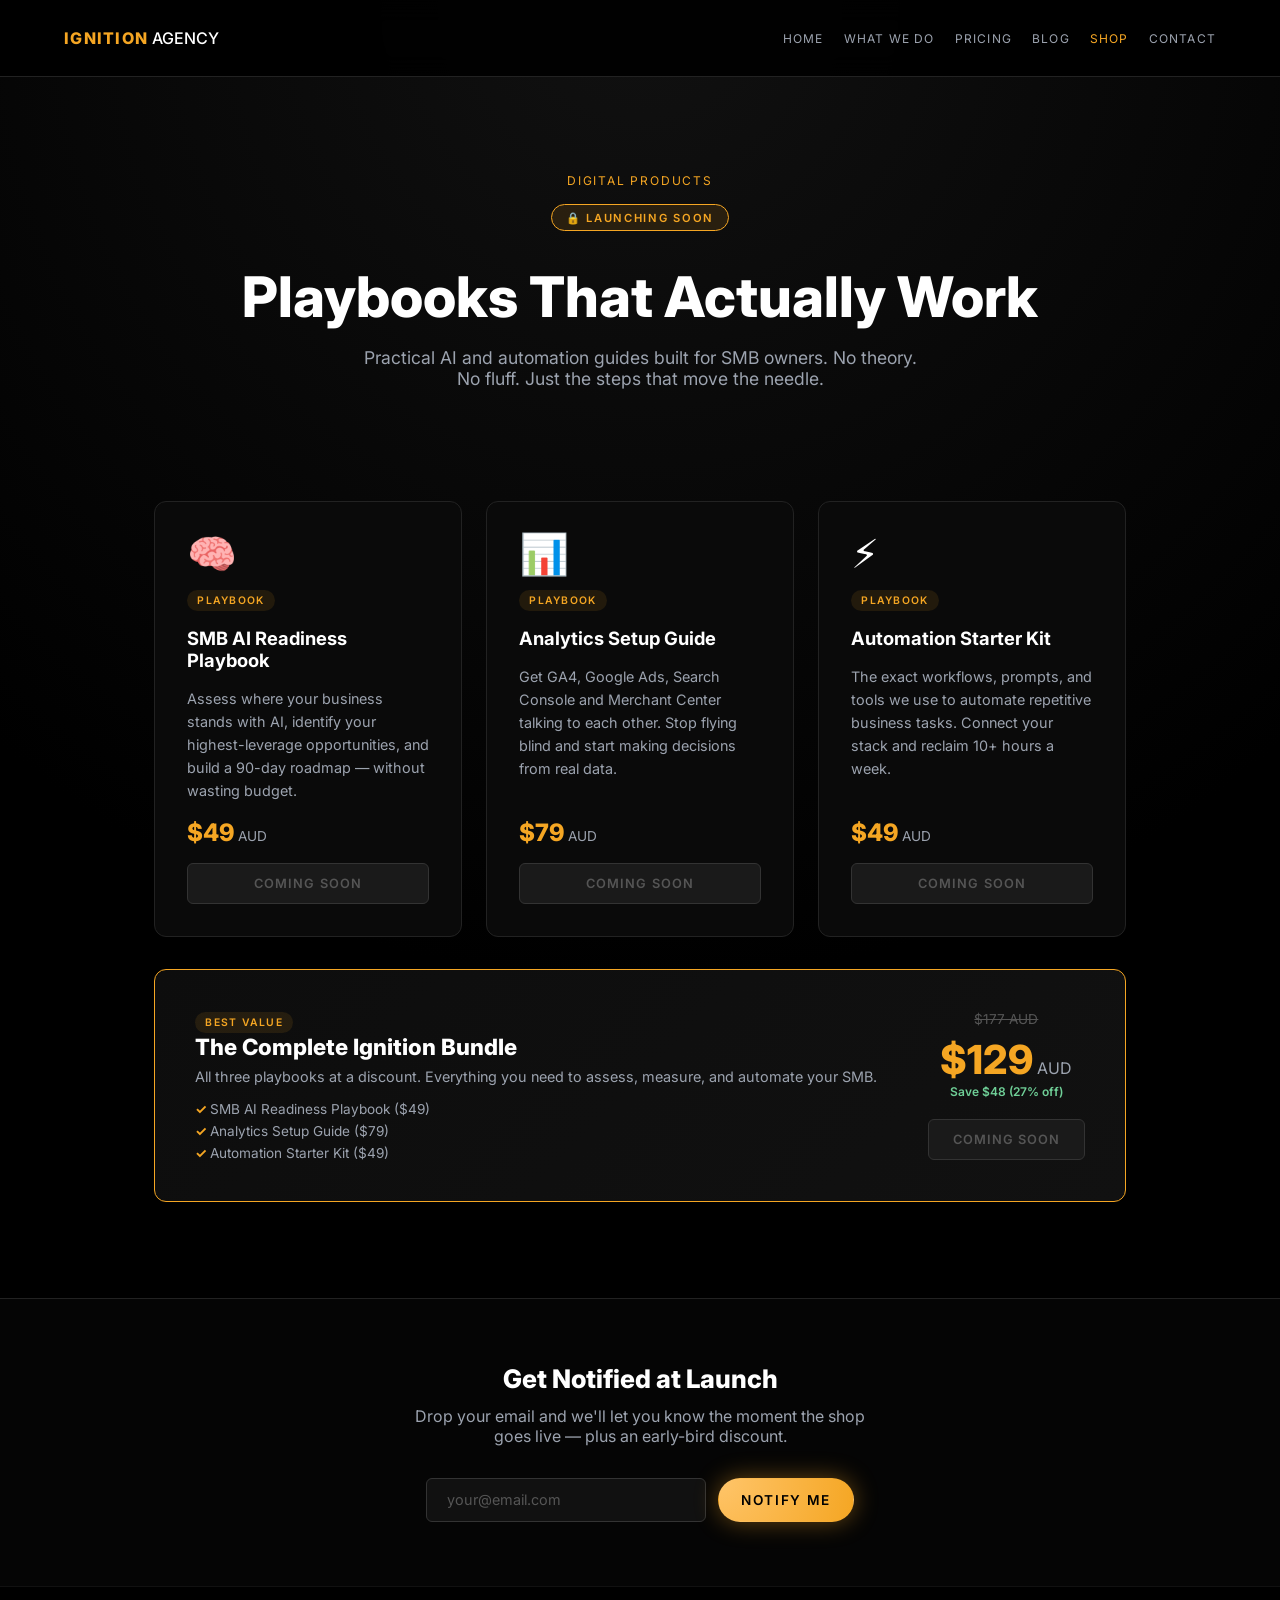
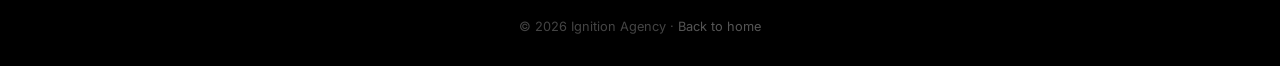
<file: public/shop.html>
<!DOCTYPE html>
<html lang="en">
<head>
  <meta charset="UTF-8" />
  <title>Shop | Ignition Agency</title>
  <meta name="viewport" content="width=device-width, initial-scale=1" />
  <meta name="description" content="Practical AI and automation playbooks for SMB owners. Instant download. No fluff." />
  <link rel="preconnect" href="https://fonts.googleapis.com">
  <link rel="preconnect" href="https://fonts.gstatic.com" crossorigin>
  <link href="https://fonts.googleapis.com/css2?family=Inter:wght@400;600;800&display=swap" rel="stylesheet">
  <link rel="stylesheet" href="style.css" />
  <!-- Google tag (gtag.js) -->
  <script async src="https://www.googletagmanager.com/gtag/js?id=G-KQ9K6GL853"></script>
  <script>
    window.dataLayer = window.dataLayer || [];
    function gtag(){dataLayer.push(arguments);}
    gtag('js', new Date());
    gtag('config', 'G-KQ9K6GL853');
  </script>
  <link rel="canonical" href="https://ignitionagency.au/shop.html" />
  <meta property="og:type" content="website" />
  <meta property="og:url" content="https://ignitionagency.au/shop.html" />
  <meta property="og:title" content="AI Automation Playbooks & Templates | Ignition Agency Shop" />
  <meta property="og:description" content="Practical AI and automation playbooks for SMB owners. Instant download. No fluff." />
  <meta property="og:image" content="https://ignitionagency.au/assets/og-image.png" />
  <meta name="twitter:card" content="summary_large_image" />
  <meta name="twitter:title" content="AI Automation Playbooks & Templates | Ignition Agency Shop" />
  <meta name="twitter:description" content="Practical AI and automation playbooks for SMB owners. Instant download. No fluff." />
  <meta name="twitter:image" content="https://ignitionagency.au/assets/og-image.png" />
  <script type="application/ld+json">
  {
    "@context": "https://schema.org",
    "@type": "Store",
    "name": "Ignition Agency Shop",
    "url": "https://ignitionagency.au/shop.html",
    "description": "Practical AI and automation playbooks for SMB owners. Instant download. No fluff.",
    "areaServed": "AU"
  }
  </script>
  <style>
    .shop-hero {
      padding: 6rem 5vw 3rem;
      text-align: center;
    }
    .shop-hero .eyebrow {
      color: var(--accent);
      font-size: 0.75rem;
      letter-spacing: 0.15em;
      text-transform: uppercase;
      margin-bottom: 1rem;
    }
    .shop-hero h1 {
      font-size: clamp(2rem, 5vw, 3.5rem);
      font-weight: 800;
      margin: 0 0 1rem;
    }
    .shop-hero p {
      color: var(--muted);
      font-size: 1.1rem;
      max-width: 560px;
      margin: 0 auto 2rem;
    }

    .coming-soon-badge {
      display: inline-block;
      background: rgba(245, 166, 35, 0.12);
      border: 1px solid var(--accent);
      color: var(--accent);
      font-size: 0.7rem;
      font-weight: 600;
      letter-spacing: 0.15em;
      text-transform: uppercase;
      padding: 0.35rem 0.85rem;
      border-radius: 2rem;
      margin-bottom: 2rem;
    }

    /* Product grid */
    .products {
      padding: 2rem 5vw 6rem;
      max-width: 1100px;
      margin: 0 auto;
    }
    .products-grid {
      display: grid;
      grid-template-columns: repeat(auto-fit, minmax(280px, 1fr));
      gap: 1.5rem;
    }
    .product-card {
      background: #0a0a0a;
      border: 1px solid var(--border);
      border-radius: 12px;
      padding: 2rem;
      display: flex;
      flex-direction: column;
      gap: 1rem;
      position: relative;
      transition: border-color 0.2s;
    }
    .product-card:hover {
      border-color: #444;
    }
    .product-tag {
      display: inline-block;
      font-size: 0.65rem;
      font-weight: 600;
      letter-spacing: 0.12em;
      text-transform: uppercase;
      padding: 0.25rem 0.65rem;
      border-radius: 2rem;
      background: rgba(245, 166, 35, 0.1);
      color: var(--accent);
      width: fit-content;
    }
    .product-icon {
      font-size: 2.5rem;
      line-height: 1;
    }
    .product-card h3 {
      font-size: 1.15rem;
      font-weight: 700;
      margin: 0;
    }
    .product-card p {
      color: var(--muted);
      font-size: 0.9rem;
      margin: 0;
      line-height: 1.6;
    }
    .product-price {
      font-size: 1.5rem;
      font-weight: 800;
      color: var(--accent);
      margin-top: auto;
    }
    .product-price span {
      font-size: 0.85rem;
      font-weight: 400;
      color: var(--muted);
      margin-left: 0.25rem;
    }
    .btn-disabled {
      display: inline-block;
      background: #1a1a1a;
      border: 1px solid #333;
      color: #555;
      font-size: 0.8rem;
      font-weight: 600;
      letter-spacing: 0.08em;
      text-transform: uppercase;
      padding: 0.75rem 1.5rem;
      border-radius: 6px;
      cursor: not-allowed;
      text-align: center;
    }

    /* Bundle card */
    .bundle-card {
      background: linear-gradient(135deg, #0d0d0d, #111);
      border: 1px solid var(--accent);
      border-radius: 12px;
      padding: 2.5rem;
      margin-top: 2rem;
      display: flex;
      flex-wrap: wrap;
      gap: 2rem;
      align-items: center;
      justify-content: space-between;
    }
    .bundle-card h3 {
      font-size: 1.4rem;
      font-weight: 800;
      margin: 0 0 0.5rem;
    }
    .bundle-card p {
      color: var(--muted);
      font-size: 0.9rem;
      margin: 0;
    }
    .bundle-includes {
      list-style: none;
      padding: 0;
      margin: 1rem 0 0;
      display: flex;
      flex-direction: column;
      gap: 0.35rem;
    }
    .bundle-includes li {
      font-size: 0.85rem;
      color: var(--muted);
    }
    .bundle-includes li::before {
      content: "✓ ";
      color: var(--accent);
      font-weight: 700;
    }
    .bundle-right {
      text-align: center;
      flex-shrink: 0;
    }
    .bundle-price {
      font-size: 2.5rem;
      font-weight: 800;
      color: var(--accent);
    }
    .bundle-was {
      font-size: 0.85rem;
      color: #555;
      text-decoration: line-through;
      margin-bottom: 0.5rem;
    }
    .bundle-save {
      font-size: 0.75rem;
      color: #6fcf97;
      font-weight: 600;
      margin-bottom: 1.25rem;
    }

    /* Notify section */
    .notify-section {
      background: #050505;
      border-top: 1px solid var(--border);
      padding: 4rem 5vw;
      text-align: center;
    }
    .notify-section h2 {
      font-size: 1.6rem;
      font-weight: 800;
      margin: 0 0 0.75rem;
    }
    .notify-section p {
      color: var(--muted);
      margin: 0 auto 2rem;
      max-width: 480px;
    }
    .notify-form {
      display: flex;
      gap: 0.75rem;
      justify-content: center;
      flex-wrap: wrap;
    }
    .notify-form input {
      background: #111;
      border: 1px solid #333;
      color: var(--text);
      padding: 0.75rem 1.25rem;
      border-radius: 6px;
      font-size: 0.9rem;
      font-family: inherit;
      width: 280px;
      outline: none;
    }
    .notify-form input:focus {
      border-color: var(--accent);
    }
    .notify-form input::placeholder {
      color: #555;
    }

    @media (max-width: 600px) {
      .bundle-card {
        flex-direction: column;
      }
      .bundle-right {
        width: 100%;
      }
    }
  </style>
</head>
<body>

  <header class="nav">
    <div class="nav-left">
      <a href="index.html" style="text-decoration:none">
        <span class="logo-text">IGNITION</span><span class="logo-sub">AGENCY</span>
      </a>
    </div>
    <nav class="nav-links" id="nav-links">
      <a href="index.html">Home</a>
      <a href="index.html#services">What We Do</a>
      <a href="index.html#pricing">Pricing</a>
      <a href="blog.html">Blog</a>
      <a href="shop.html" style="color: var(--accent)">Shop</a>
      <a href="index.html#contact">Contact</a>
    </nav>
    <button class="hamburger" id="hamburger" aria-label="Toggle menu" onclick="toggleMenu()">
      <span></span>
      <span></span>
      <span></span>
    </button>
  </header>

  <main>

    <!-- HERO -->
    <section class="shop-hero">
      <div class="eyebrow">Digital Products</div>
      <span class="coming-soon-badge">🔒 Launching Soon</span>
      <h1>Playbooks That Actually Work</h1>
      <p>Practical AI and automation guides built for SMB owners. No theory. No fluff. Just the steps that move the needle.</p>
    </section>

    <!-- PRODUCTS -->
    <section class="products">
      <div class="products-grid">

        <div class="product-card">
          <div class="product-icon">🧠</div>
          <div class="product-tag">Playbook</div>
          <h3>SMB AI Readiness Playbook</h3>
          <p>Assess where your business stands with AI, identify your highest-leverage opportunities, and build a 90-day roadmap — without wasting budget.</p>
          <div class="product-price">$49<span>AUD</span></div>
          <div class="btn-disabled">Coming Soon</div>
        </div>

        <div class="product-card">
          <div class="product-icon">📊</div>
          <div class="product-tag">Playbook</div>
          <h3>Analytics Setup Guide</h3>
          <p>Get GA4, Google Ads, Search Console and Merchant Center talking to each other. Stop flying blind and start making decisions from real data.</p>
          <div class="product-price">$79<span>AUD</span></div>
          <div class="btn-disabled">Coming Soon</div>
        </div>

        <div class="product-card">
          <div class="product-icon">⚡</div>
          <div class="product-tag">Playbook</div>
          <h3>Automation Starter Kit</h3>
          <p>The exact workflows, prompts, and tools we use to automate repetitive business tasks. Connect your stack and reclaim 10+ hours a week.</p>
          <div class="product-price">$49<span>AUD</span></div>
          <div class="btn-disabled">Coming Soon</div>
        </div>

      </div>

      <!-- BUNDLE -->
      <div class="bundle-card">
        <div>
          <div class="product-tag">Best Value</div>
          <h3>The Complete Ignition Bundle</h3>
          <p>All three playbooks at a discount. Everything you need to assess, measure, and automate your SMB.</p>
          <ul class="bundle-includes">
            <li>SMB AI Readiness Playbook ($49)</li>
            <li>Analytics Setup Guide ($79)</li>
            <li>Automation Starter Kit ($49)</li>
          </ul>
        </div>
        <div class="bundle-right">
          <div class="bundle-was">$177 AUD</div>
          <div class="bundle-price">$129<small style="font-size:1rem;font-weight:400;color:var(--muted)"> AUD</small></div>
          <div class="bundle-save">Save $48 (27% off)</div>
          <div class="btn-disabled">Coming Soon</div>
        </div>
      </div>
    </section>

    <!-- NOTIFY -->
    <section class="notify-section">
      <h2>Get Notified at Launch</h2>
      <p>Drop your email and we'll let you know the moment the shop goes live — plus an early-bird discount.</p>
      <form class="notify-form" action="https://formspree.io/f/placeholder" method="POST">
        <input type="email" name="email" placeholder="your@email.com" required />
        <button type="submit" class="btn btn-primary">Notify Me</button>
      </form>
    </section>

  </main>

  <footer style="text-align:center;padding:2rem;color:#444;font-size:0.8rem;border-top:1px solid #111;">
    © 2026 Ignition Agency · <a href="index.html" style="color:#555;text-decoration:none;">Back to home</a>
  </footer>

  <script>
    function toggleMenu() {
      document.getElementById('nav-links').classList.toggle('open');
      document.getElementById('hamburger').classList.toggle('active');
    }
    function closeMenu() {
      document.getElementById('nav-links').classList.remove('open');
      document.getElementById('hamburger').classList.remove('active');
    }
  </script>

</body>
</html>
</file>
<file: public/style.css>
:root {
  --bg: #000000;
  --bg-alt: #050505;
  --accent: #f5a623;
  --accent-soft: #ffc56a;
  --text: #ffffff;
  --muted: #9ca3af;
  --border: #222222;
}

*,
*::before,
*::after {
  box-sizing: border-box;
}

body {
  margin: 0;
  font-family: 'Inter', system-ui, -apple-system, BlinkMacSystemFont, sans-serif;
  background: radial-gradient(circle at top, #111111 0, #000000 55%);
  color: var(--text);
}

/* NAV */
.nav {
  position: sticky;
  top: 0;
  z-index: 100;
  display: flex;
  justify-content: space-between;
  align-items: center;
  padding: 1rem 5vw;
  background: rgba(0, 0, 0, 0.92);
  border-bottom: 1px solid var(--border);
  backdrop-filter: blur(12px);
}

.logo-text {
  font-weight: 800;
  letter-spacing: 0.08em;
  font-size: 1rem;
  color: var(--accent);
}

.logo-sub {
  margin-left: 0.25rem;
  font-weight: 500;
  color: var(--text);
}

.nav-links {
  display: flex;
  flex-wrap: wrap;
  gap: 1.25rem;
  font-size: 0.9rem;
}

.nav-links a {
  color: var(--muted);
  text-decoration: none;
  text-transform: uppercase;
  letter-spacing: 0.1em;
  font-size: 0.75rem;
  min-height: 44px;
  display: inline-flex;
  align-items: center;
}

.nav-links a:hover {
  color: var(--accent-soft);
}

/* HAMBURGER */
.hamburger {
  display: none;
  flex-direction: column;
  justify-content: space-between;
  width: 28px;
  height: 20px;
  background: none;
  border: none;
  cursor: pointer;
  padding: 0;
  min-height: 44px;
  min-width: 44px;
  align-items: center;
}

.hamburger span {
  display: block;
  width: 28px;
  height: 2px;
  background: var(--text);
  border-radius: 2px;
  transition: all 0.3s ease;
  transform-origin: center;
}

.hamburger.active span:nth-child(1) {
  transform: translateY(9px) rotate(45deg);
}
.hamburger.active span:nth-child(2) {
  opacity: 0;
}
.hamburger.active span:nth-child(3) {
  transform: translateY(-9px) rotate(-45deg);
}

/* HERO */
.hero {
  display: grid;
  grid-template-columns: minmax(0, 1.4fr) minmax(0, 1fr);
  gap: 3rem;
  padding: 5rem 5vw 4rem;
  align-items: center;
}

.hero-content h1 {
  font-size: clamp(2rem, 4vw, 3.5rem);
  line-height: 1.05;
  margin-bottom: 1rem;
}

.hero-sub {
  color: var(--muted);
  max-width: 34rem;
}

.eyebrow {
  font-size: 0.8rem;
  text-transform: uppercase;
  letter-spacing: 0.16em;
  color: var(--accent-soft);
  margin-bottom: 0.75rem;
}

.hero-cta {
  display: flex;
  flex-wrap: wrap;
  gap: 1rem;
  margin: 1.75rem 0 1.5rem;
}

.hero-bullets {
  list-style: none;
  padding: 0;
  margin: 0;
  color: var(--muted);
  font-size: 0.9rem;
}

.hero-bullets li {
  margin-bottom: 0.35rem;
  padding-left: 1.1rem;
  position: relative;
}

.hero-bullets li::before {
  content: '→';
  position: absolute;
  left: 0;
  color: var(--accent);
}

/* Buttons */
.btn {
  display: inline-flex;
  align-items: center;
  justify-content: center;
  padding: 0.8rem 1.4rem;
  border-radius: 999px;
  border: 1px solid transparent;
  font-size: 0.85rem;
  text-transform: uppercase;
  letter-spacing: 0.12em;
  text-decoration: none;
  cursor: pointer;
  font-weight: 600;
  min-height: 44px;
  font-family: inherit;
}

.btn-primary {
  background: radial-gradient(circle at top left, var(--accent-soft), var(--accent));
  color: #000;
  box-shadow: 0 0 24px rgba(245, 166, 35, 0.4);
}

.btn-primary:hover {
  box-shadow: 0 0 36px rgba(245, 166, 35, 0.65);
}

.btn-outline {
  border-color: var(--border);
  color: var(--text);
  background: transparent;
}

.btn-outline:hover {
  border-color: var(--accent-soft);
}

/* Hero visual */
.hero-visual {
  display: flex;
  align-items: center;
  justify-content: center;
}

.astro-orbit {
  width: 260px;
  height: 260px;
  border-radius: 999px;
  border: 1px dashed rgba(245, 166, 35, 0.4);
  box-shadow: 0 0 40px rgba(245, 166, 35, 0.25);
  display: flex;
  align-items: center;
  justify-content: center;
}

.astro-circle {
  width: 170px;
  height: 170px;
  border-radius: 999px;
  background: radial-gradient(circle at 30% 20%, var(--accent-soft), var(--accent));
}

/* SECTIONS */
.section {
  padding: 4rem 5vw;
}

.section-alt {
  background: var(--bg-alt);
}

.section h2 {
  font-size: clamp(1.5rem, 3vw, 2rem);
  margin-bottom: 0.75rem;
}

.section-sub {
  color: var(--muted);
  max-width: 36rem;
  margin-top: 0;
}

/* GRID */
.grid-3 {
  margin-top: 2.5rem;
  display: grid;
  grid-template-columns: repeat(auto-fit, minmax(250px, 1fr));
  gap: 1.75rem;
}

.card {
  position: relative;
  overflow: hidden;
  border-radius: 1rem;
  padding: 1.5rem;
  background: rgba(255, 255, 255, 0.04);
  backdrop-filter: blur(14px);
  -webkit-backdrop-filter: blur(14px);
  border: 1px solid transparent;
  background-clip: padding-box;
  box-shadow:
    0 0 0 1px rgba(245, 166, 35, 0.18),
    0 4px 24px rgba(0, 0, 0, 0.55),
    inset 0 1px 0 rgba(255, 255, 255, 0.07);
  transition:
    transform 0.35s cubic-bezier(0.22, 0.61, 0.36, 1),
    box-shadow 0.35s ease;
}

.card::before {
  content: '';
  position: absolute;
  inset: 0;
  background: linear-gradient(
    105deg,
    transparent 30%,
    rgba(255, 255, 255, 0.07) 46%,
    rgba(255, 197, 106, 0.13) 50%,
    rgba(255, 255, 255, 0.07) 54%,
    transparent 70%
  );
  transform: translateX(-100%);
  transition: transform 0.7s cubic-bezier(0.22, 0.61, 0.36, 1);
  z-index: 0;
  pointer-events: none;
}

.card:hover {
  transform: translateY(-5px);
  box-shadow:
    0 0 0 1px rgba(245, 166, 35, 0.38),
    0 12px 40px rgba(0, 0, 0, 0.6),
    0 0 28px rgba(245, 166, 35, 0.12),
    inset 0 1px 0 rgba(255, 255, 255, 0.12);
}

.card:hover::before {
  transform: translateX(200%);
}

.card > * {
  position: relative;
  z-index: 1;
}

.card-highlight {
  background: rgba(255, 197, 106, 0.06);
  box-shadow:
    0 0 0 1px rgba(255, 197, 106, 0.55),
    0 4px 24px rgba(0, 0, 0, 0.55),
    0 0 36px rgba(245, 166, 35, 0.3),
    inset 0 1px 0 rgba(255, 197, 106, 0.18);
}

.card-highlight:hover {
  box-shadow:
    0 0 0 1px rgba(255, 197, 106, 0.75),
    0 12px 40px rgba(0, 0, 0, 0.6),
    0 0 48px rgba(245, 166, 35, 0.4),
    inset 0 1px 0 rgba(255, 197, 106, 0.28);
}

.card h3 {
  margin-top: 0;
  margin-bottom: 0.75rem;
}

.card ul {
  padding-left: 1.1rem;
  color: var(--muted);
}

.card p {
  color: var(--muted);
  font-size: 0.95rem;
}

/* CASE STUDIES */
.case-tag {
  display: inline-block;
  font-size: 0.7rem;
  text-transform: uppercase;
  letter-spacing: 0.12em;
  color: var(--accent);
  border: 1px solid var(--accent);
  border-radius: 999px;
  padding: 0.2rem 0.6rem;
  margin-bottom: 0.75rem;
}

.case-result {
  color: var(--accent-soft) !important;
  font-weight: 600;
  font-size: 0.9rem !important;
  margin-top: 0.75rem;
}

/* STACK */
.stack-grid {
  margin-top: 2.5rem;
  display: grid;
  gap: 1rem;
}

.stack-layer {
  border-radius: 0.75rem;
  border: 1px solid var(--border);
  padding: 1rem 1.25rem;
  background: linear-gradient(90deg, rgba(245, 166, 35, 0.12), transparent);
}

.stack-layer h3 {
  margin: 0 0 0.4rem;
  font-size: 1rem;
}

.stack-layer p {
  margin: 0;
  color: var(--muted);
  font-size: 0.9rem;
}

/* SPLIT */
.split {
  display: grid;
  grid-template-columns: minmax(0, 1.2fr) minmax(0, 1fr);
  gap: 2rem;
  align-items: flex-start;
  margin-top: 2.25rem;
}

.about-highlights ul {
  padding-left: 1.1rem;
  color: var(--muted);
}

/* PRICING */
.pricing-grid {
  margin-top: 2.5rem;
  display: grid;
  grid-template-columns: repeat(auto-fit, minmax(230px, 1fr));
  gap: 1.75rem;
}

.tagline {
  color: var(--muted);
  font-size: 0.9rem;
}

/* CONTACT */
.contact-form {
  display: grid;
  gap: 1rem;
}

.contact-form label {
  display: grid;
  gap: 0.4rem;
  font-size: 0.9rem;
}

.contact-form input,
.contact-form textarea {
  background: #050505;
  border-radius: 0.5rem;
  border: 1px solid var(--border);
  padding: 0.7rem 0.8rem;
  color: var(--text);
  font-family: inherit;
  font-size: 0.9rem;
  min-height: 44px;
}

.contact-form input:focus,
.contact-form textarea:focus {
  outline: 1px solid var(--accent-soft);
  border-color: var(--accent-soft);
}

.contact-side ul {
  padding-left: 1.2rem;
  color: var(--muted);
}

.contact-side h3 {
  margin-top: 0;
}

/* FOOTER */
.footer {
  border-top: 1px solid var(--border);
  background: #050505;
  padding: 2.5rem 5vw 1.5rem;
  display: grid;
  grid-template-columns: repeat(auto-fit, minmax(200px, 1fr));
  gap: 2rem;
}

.footer-col h4 {
  margin-bottom: 0.5rem;
  color: var(--accent-soft);
}

.footer-col ul {
  list-style: none;
  padding: 0;
  margin: 0;
  color: var(--muted);
  font-size: 0.85rem;
}

.footer-col ul li {
  margin-bottom: 0.3rem;
}

.footer-col ul a {
  color: var(--muted);
  text-decoration: none;
}

.footer-col ul a:hover {
  color: var(--accent-soft);
}

.footer-bottom {
  grid-column: 1 / -1;
  margin-top: 1rem;
  padding-top: 1rem;
  border-top: 1px solid var(--border);
  font-size: 0.8rem;
  color: var(--muted);
}

/* =====================
   RESPONSIVE / MOBILE
   ===================== */

@media (max-width: 1024px) {

  /* NAV — hamburger mode */
  .nav {
    flex-wrap: wrap;
    padding: 0.75rem 5vw;
  }

  .hamburger {
    display: flex;
  }

  .nav-links {
    display: none;
    width: 100%;
    flex-direction: column;
    gap: 0;
    padding: 0.5rem 0 1rem;
    border-top: 1px solid var(--border);
    margin-top: 0.5rem;
  }

  .nav-links.open {
    display: flex;
  }

  .nav-links a {
    padding: 0.75rem 0;
    font-size: 0.85rem;
    border-bottom: 1px solid var(--border);
    min-height: 48px;
  }

  /* HERO */
  .hero {
    grid-template-columns: 1fr;
    padding: 3rem 5vw 2.5rem;
    gap: 2rem;
  }

  .hero-visual {
    order: -1;
  }

  .astro-orbit {
    width: 160px;
    height: 160px;
  }

  .astro-circle {
    width: 100px;
    height: 100px;
  }

  .hero-cta {
    flex-direction: column;
  }

  .hero-cta .btn {
    width: 100%;
    text-align: center;
  }

  /* SECTIONS */
  .section {
    padding: 2.5rem 5vw;
  }

  /* SPLIT → single column */
  .split {
    grid-template-columns: 1fr;
    gap: 1.5rem;
  }

  /* GRIDS → single column on small screens */
  .grid-3,
  .pricing-grid {
    grid-template-columns: 1fr;
  }

  /* STACK */
  .stack-grid {
    gap: 0.75rem;
  }

  /* FOOTER */
  .footer {
    grid-template-columns: 1fr;
    gap: 1.5rem;
  }

  /* Disable card lift on touch screens */
  .card:hover {
    transform: none;
  }
}

@media (max-width: 480px) {
  .hero-content h1 {
    font-size: 1.75rem;
  }

  .section h2 {
    font-size: 1.4rem;
  }
}
</file>
